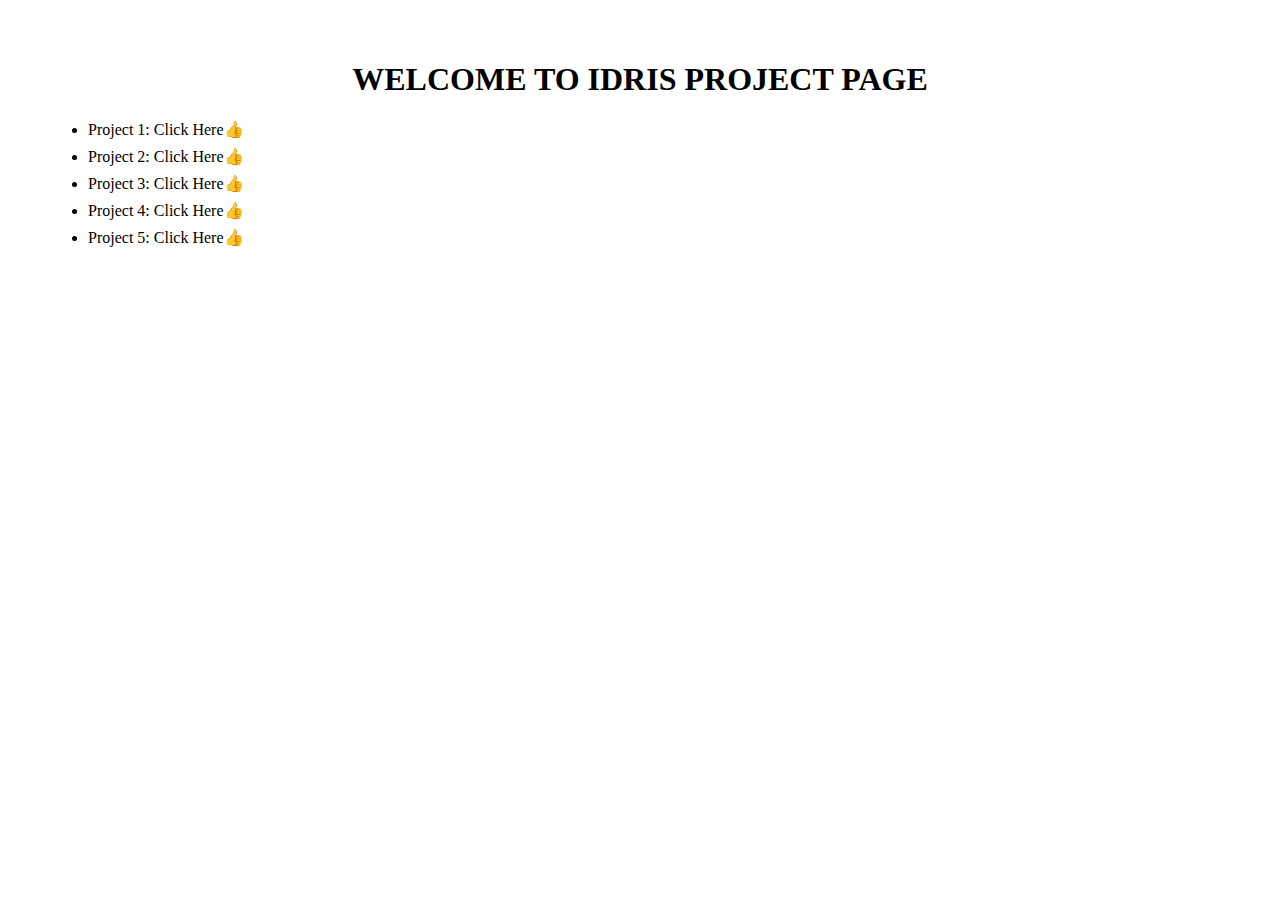
<file: index.html>
<!DOCTYPE html>
<html lang="en">
<head>
    <meta charset="UTF-8">
    <meta name="viewport" content="width=device-width, initial-scale=1.0">
    <title>Document</title>
    <style>
        li{
            margin: 0.5rem;
        }

    </style>
</head>
<body>
    <main style="padding: 2rem;">
        <h1 style="text-align: center;">
            WELCOME TO IDRIS PROJECT PAGE
        </h1>
        <ul>
            <li>
                Project 1: <a href="./news-homepage-main/index.html" style="text-decoration: none; color: black;">Click Here👍</a>
            </li>
            <li>
                Project 2: <a href="./huddle-landing-page-with-curved-sections-master/index.html" style="text-decoration: none; color: black;">Click Here👍</a>
            </li>
            <li>
                Project 3: <a href="./ecommerce-product-page-main/index.html" style="text-decoration: none; color: black;">Click Here👍</a>
            </li>
            <li>
                Project 4: <a href="./social-media-dashboard-with-theme-switcher-master/index.html" style="text-decoration: none; color: black;">Click Here👍</a>
            </li>
            <li>
                Project 5: <a href="./manage-landing-page-master/index.html" style="text-decoration: none; color: black;">Click Here👍</a>
            </li>
        </ul>
    </main>
</body>
</html>
</file>
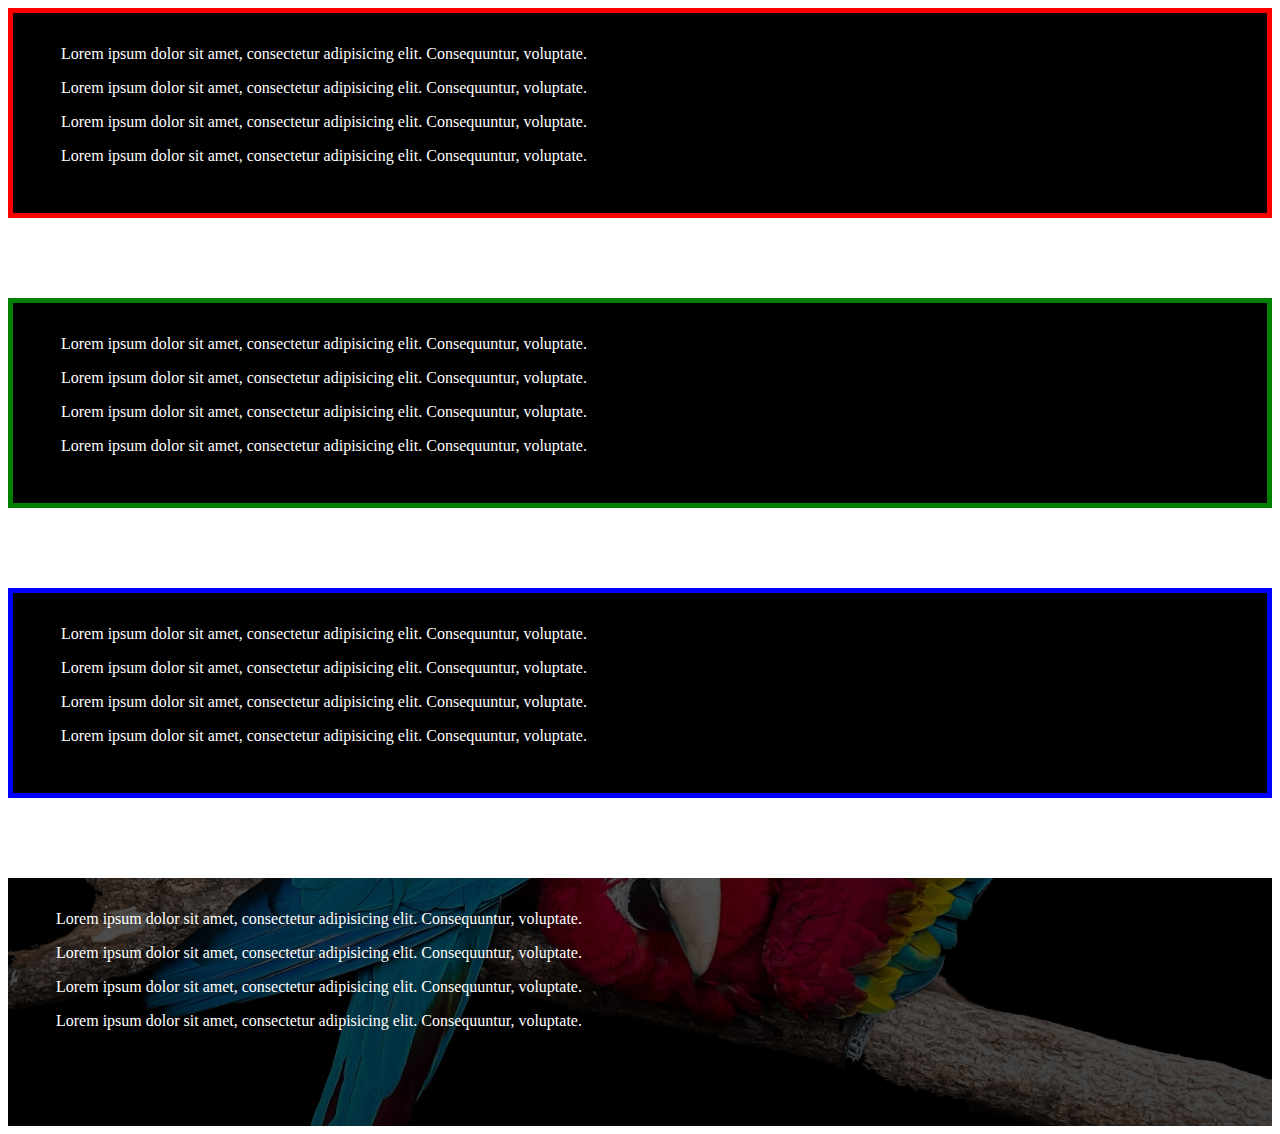
<file: class_assignments/index.html>
<!DOCTYPE html>
<html lang="en">

<head>
    <meta charset="UTF-8">
    <meta name="viewport" content="width=device-width, initial-scale=1.0">
    <title>CSS | Home</title>
    <link href="index.css" rel="stylesheet">
</head>

<body>
    <main id="main_container">
        <section class="section1">
            <p>Lorem ipsum dolor sit amet, consectetur adipisicing elit. Consequuntur, voluptate.</p>
            <p>Lorem ipsum dolor sit amet, consectetur adipisicing elit. Consequuntur, voluptate.</p>
            <p>Lorem ipsum dolor sit amet, consectetur adipisicing elit. Consequuntur, voluptate.</p>
            <p>Lorem ipsum dolor sit amet, consectetur adipisicing elit. Consequuntur, voluptate.</p>
        </section>
        <section class="section2">
            <p>Lorem ipsum dolor sit amet, consectetur adipisicing elit. Consequuntur, voluptate.</p>
            <p>Lorem ipsum dolor sit amet, consectetur adipisicing elit. Consequuntur, voluptate.</p>
            <p>Lorem ipsum dolor sit amet, consectetur adipisicing elit. Consequuntur, voluptate.</p>
            <p>Lorem ipsum dolor sit amet, consectetur adipisicing elit. Consequuntur, voluptate.</p>
        </section>
        <section class="section3">
            <p>Lorem ipsum dolor sit amet, consectetur adipisicing elit. Consequuntur, voluptate.</p>
            <p>Lorem ipsum dolor sit amet, consectetur adipisicing elit. Consequuntur, voluptate.</p>
            <p>Lorem ipsum dolor sit amet, consectetur adipisicing elit. Consequuntur, voluptate.</p>
            <p>Lorem ipsum dolor sit amet, consectetur adipisicing elit. Consequuntur, voluptate.</p>
        </section>
        <section class="section4">
            <p>Lorem ipsum dolor sit amet, consectetur adipisicing elit. Consequuntur, voluptate.</p>
            <p>Lorem ipsum dolor sit amet, consectetur adipisicing elit. Consequuntur, voluptate.</p>
            <p>Lorem ipsum dolor sit amet, consectetur adipisicing elit. Consequuntur, voluptate.</p>
            <p>Lorem ipsum dolor sit amet, consectetur adipisicing elit. Consequuntur, voluptate.</p>
        </section>
    </main>
</body>

</html>
</file>
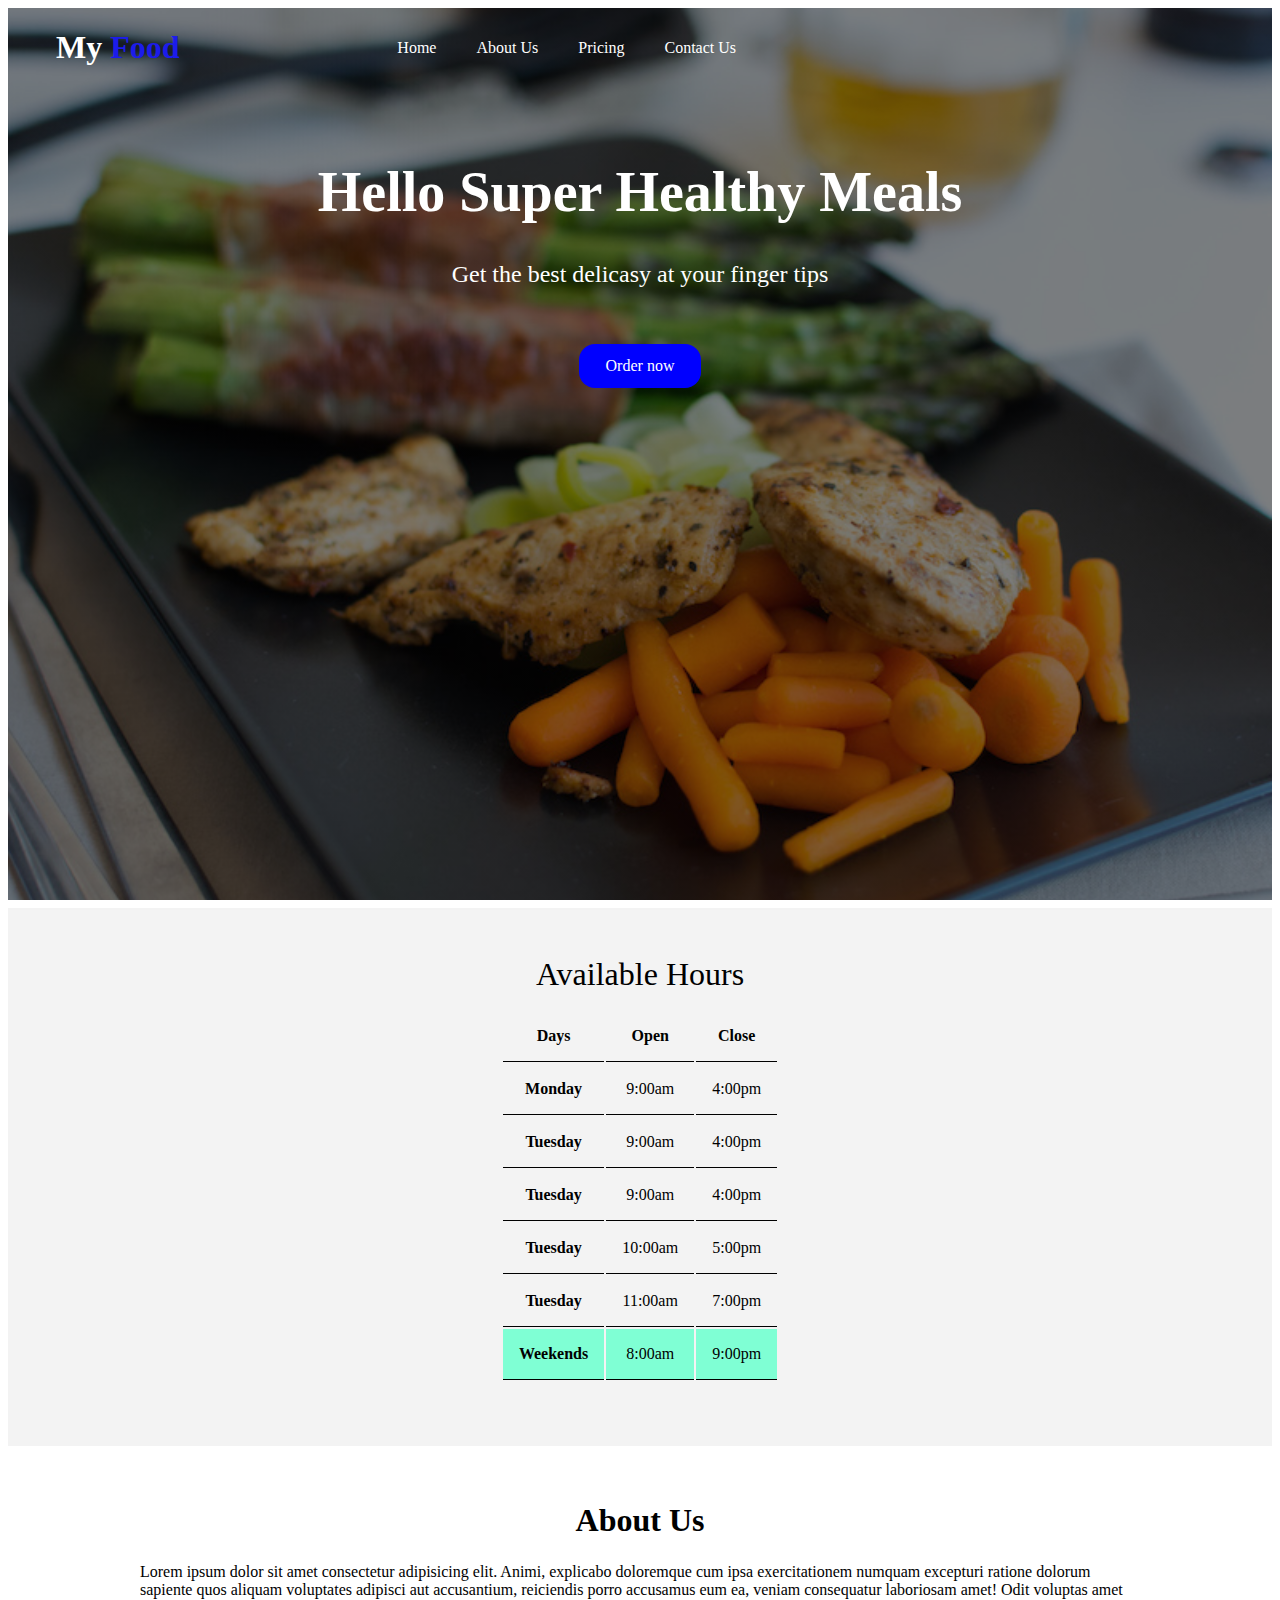
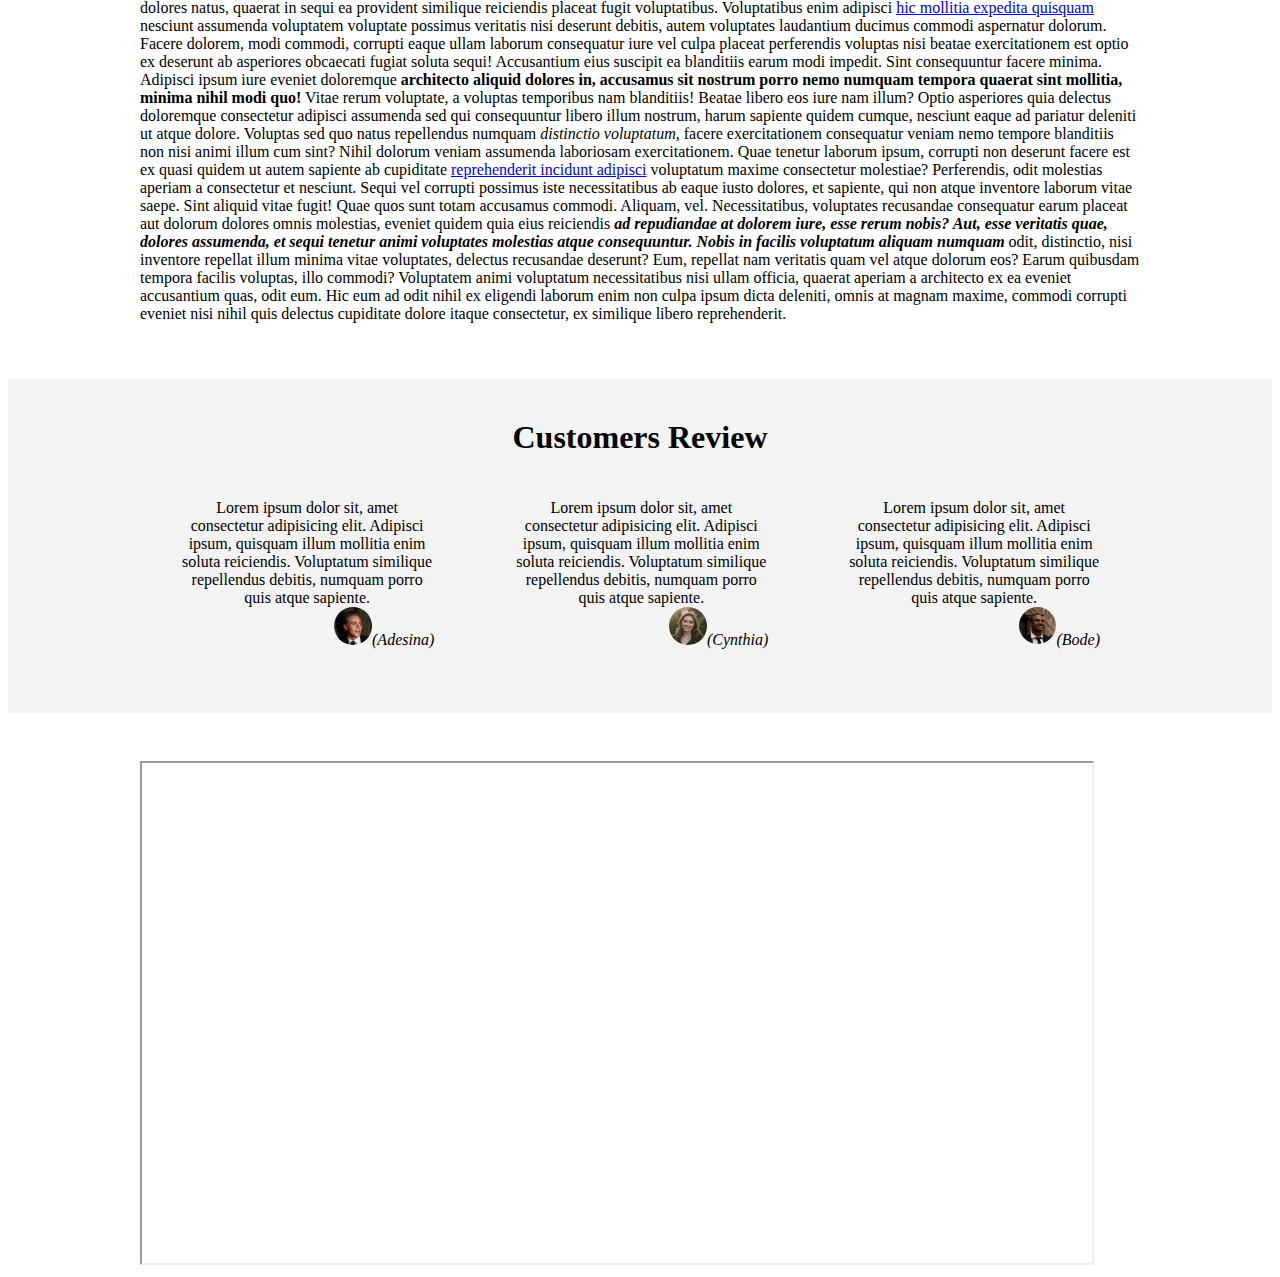
<file: class_one/index.html>
<!DOCTYPE html>
<html lang="en">

<head>
    <meta charset="UTF-8">
    <meta name="viewport" content="width=device-width, initial-scale=1.0">
    <title>Document</title>
    <link href="./project.css" rel="stylesheet" type="text/css">
</head>

<body>
    <header>
        <nav>
            <div class="nav-bar row">
                <h1 class="title" style="text-transform: capitalize; color: white;">My <span
                        style="color: rgb(28, 28, 235);">Food</span>
                </h1>
                <ul class="nav">
                    <li><a href="#">Home</a></li>
                    <li><a href="#">About Us</a></li>
                    <li><a href="#">Pricing</a></li>
                    <li><a href="#">Contact Us</a></li>
                </ul>
            </div>
        </nav>
        <div class="hero-section">
            <h1>
                Hello super healthy meals
            </h1>
            <p>
                Get the best delicasy at your finger tips
            </p>
            <a class="order">Order now</a>
        </div>
    </header>
    <section class="section1">
        <div>
            <table class="table">
                <caption>Available Hours</caption>
                <tr>
                    <th>Days</th>
                    <th>Open</th>
                    <th>Close</th>
                </tr>
                <tr>
                    <th>Monday</th>
                    <td>9:00am</td>
                    <td>4:00pm</td>
                </tr>
                <tr>
                    <th>Tuesday</th>
                    <td>9:00am</td>
                    <td>4:00pm</td>
                </tr>
                <tr>
                    <th>Tuesday</th>
                    <td>9:00am</td>
                    <td>4:00pm</td>
                </tr>
                <tr>
                    <th>Tuesday</th>
                    <td>10:00am</td>
                    <td>5:00pm</td>
                </tr>
                <tr>
                    <th>Tuesday</th>
                    <td>11:00am</td>
                    <td>7:00pm</td>
                </tr>
                <tr>
                    <th>Weekends</th>
                    <td>8:00am</td>
                    <td>9:00pm</td>
                </tr>
            </table>
        </div>
    </section>
    <section class="section2">
        <div class="row">
            <h2 class="about_us">About Us</h2>
            <p>Lorem ipsum dolor sit amet consectetur adipisicing elit. Animi, explicabo doloremque cum ipsa
                exercitationem numquam excepturi ratione dolorum sapiente quos aliquam voluptates adipisci aut
                accusantium, reiciendis porro accusamus eum ea, veniam consequatur laboriosam amet! Odit voluptas amet
                dolores natus, quaerat in sequi ea provident similique reiciendis placeat fugit voluptatibus.
                Voluptatibus enim adipisci <a href="#"> hic mollitia expedita quisquam</a> nesciunt assumenda voluptatem
                voluptate
                possimus veritatis nisi deserunt debitis, autem voluptates laudantium ducimus commodi aspernatur
                dolorum. Facere dolorem, modi commodi, corrupti eaque ullam laborum consequatur iure vel culpa placeat
                perferendis voluptas nisi beatae exercitationem est optio ex deserunt ab asperiores obcaecati fugiat
                soluta sequi! Accusantium eius suscipit ea blanditiis earum modi impedit. Sint consequuntur facere
                minima. Adipisci ipsum iure eveniet doloremque<b> architecto aliquid dolores in, accusamus
                    sit nostrum porro nemo numquam tempora quaerat sint mollitia, minima nihil modi quo!</b> Vitae rerum
                voluptate, a voluptas temporibus nam blanditiis! Beatae libero eos iure nam illum? Optio asperiores quia
                delectus doloremque consectetur adipisci assumenda sed qui consequuntur libero illum nostrum, harum
                sapiente quidem cumque, nesciunt eaque ad pariatur deleniti ut atque dolore. Voluptas sed quo natus
                repellendus numquam <i> distinctio voluptatum,</i> facere exercitationem consequatur veniam nemo
                tempore blanditiis non nisi animi illum cum sint? Nihil dolorum veniam assumenda laboriosam
                exercitationem. Quae tenetur laborum ipsum, corrupti non deserunt facere est ex quasi quidem ut autem
                sapiente ab cupiditate <a href="#"> reprehenderit incidunt adipisci</a> voluptatum maxime consectetur
                molestiae? Perferendis, odit molestias aperiam a consectetur et nesciunt. Sequi vel corrupti possimus
                iste necessitatibus ab eaque iusto dolores, et sapiente, qui non atque inventore
                laborum vitae saepe. Sint aliquid vitae fugit! Quae quos sunt totam accusamus commodi. Aliquam, vel.
                Necessitatibus, voluptates recusandae consequatur earum placeat aut dolorum dolores omnis molestias,
                eveniet quidem quia eius reiciendis <strong><i> ad repudiandae at dolorem iure, esse rerum nobis? Aut,
                        esse
                        veritatis quae, dolores assumenda, et sequi tenetur animi voluptates molestias atque
                        consequuntur. Nobis
                        in facilis voluptatum aliquam numquam</i></strong> odit, distinctio, nisi inventore repellat
                illum minima vitae
                voluptates, delectus recusandae deserunt? Eum, repellat nam veritatis quam vel atque dolorum eos? Earum
                quibusdam tempora facilis voluptas, illo commodi? Voluptatem animi voluptatum necessitatibus nisi ullam
                officia, quaerat aperiam a architecto ex ea eveniet accusantium quas, odit eum. Hic eum ad odit nihil ex
                eligendi laborum enim non culpa ipsum dicta deleniti, omnis at magnam maxime, commodi corrupti
                eveniet nisi nihil quis delectus cupiditate dolore itaque consectetur, ex similique libero
                reprehenderit.</p>
        </div>
    </section>
    <section class="section3">
        <h2>Customers review</h2>
        <div class="quotes row">
            <blockquote>
                Lorem ipsum dolor sit, amet consectetur adipisicing elit. Adipisci ipsum, quisquam illum mollitia enim
                soluta reiciendis.
                Voluptatum similique repellendus debitis, numquam porro quis atque sapiente.
                <cite><img src="./images/realtor-1.jpeg" alt="img1" width="15%"
                        style="border-radius: 50%;">(Adesina)</cite>
            </blockquote>
            <blockquote>
                Lorem ipsum dolor sit, amet consectetur adipisicing elit. Adipisci ipsum, quisquam illum mollitia enim
                soluta reiciendis.
                Voluptatum similique repellendus debitis, numquam porro quis atque sapiente.
                <cite><img src="./images/realtor-2.jpeg" alt="img2" width="15%"
                        style="border-radius: 50%;">(Cynthia)</cite>
            </blockquote>
            <blockquote>
                Lorem ipsum dolor sit, amet consectetur adipisicing elit. Adipisci ipsum, quisquam illum mollitia enim
                soluta reiciendis.
                Voluptatum similique repellendus debitis, numquam porro quis atque sapiente.
                <cite><img src="./images/realtor-3.jpeg" alt="img3" width="15%"
                        style="border-radius: 50%;">(Bode)</cite>
            </blockquote>
        </div>
    </section>
    <section>
        <div class="row" style="padding-top: 3rem;">
            <iframe src="C:\Users\hp\Desktop\frontend_classes\class_one\index.html" title="assignment" height="500px"
                width="950px"></iframe>
        </div>
    </section>
</body>

</html>
</file>
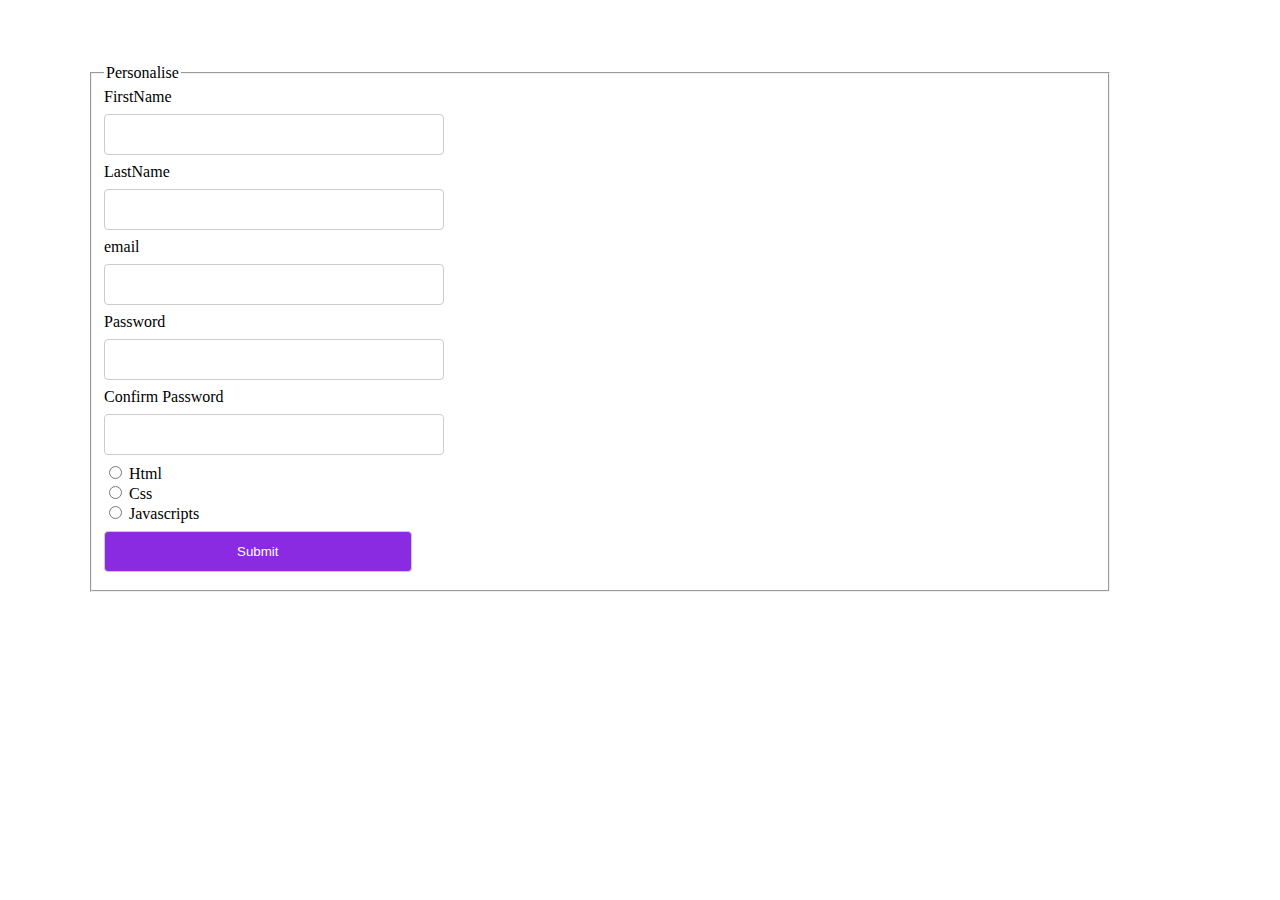
<file: class_two/index.html>
<!DOCTYPE html>
<html lang="en">

<head>
    <meta charset="UTF-8">
    <meta name="viewport" content="width=device-width, initial-scale=1.0">
    <title>Document</title>
    <link href="style.css" rel="stylesheet">
</head>

<body>
    <form>
        <fieldset>
            <legend>Personalise</legend>
            <label for="fname">FirstName</label>
            <br>
            <input type="text" name="fname" class="input">
            <br>
            <label for="lname">LastName</label>
            <br>
            <input type="text" name="lname" class="input">
            <br>
            <label for="email">email</label>
            <br>
            <input type="email" name="email" class="input">
            <br>
            <label>Password</label>
            <br>
            <input type="password" class="input">
            <br>
            <label>Confirm Password</label>
            <br>
            <input type="password" class="input">
            <br>
            <input type="radio" name="html">
            <label for="html">Html</label>
            <br>
            <input type="radio" name="css">
            <label for="css">Css</label>
            <br>
            <input type="radio" name="javascripts">
            <label for="javascripts">Javascripts</label>
            <br>
            <input type="submit" class="submit input">
        </fieldset>
    </form>
</body>

</html>
</file>
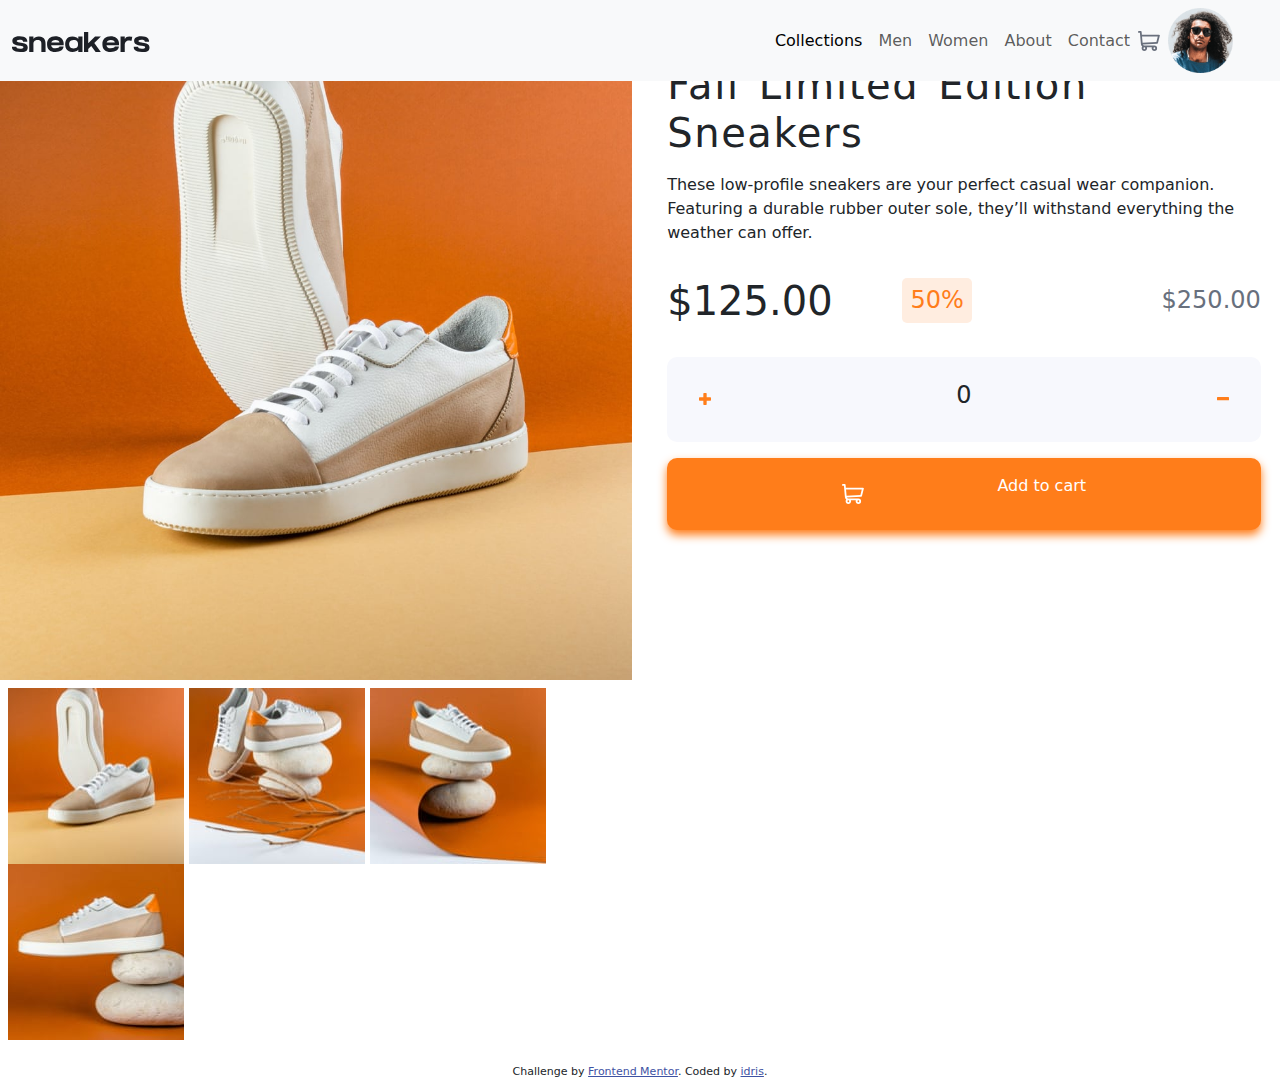
<file: ecommerce-product-page-main/index.html>
<!DOCTYPE html>
<html lang="en">
<head>
  <meta charset="UTF-8">
  <meta name="viewport" content="width=device-width, initial-scale=1.0"> <!-- displays site properly based on user's device -->

  <link rel="icon" type="image/png" sizes="32x32" href="./images/favicon-32x32.png">
  <link rel="stylesheet" href="./css/style.css">
  <link href="https://cdn.jsdelivr.net/npm/bootstrap@5.3.3/dist/css/bootstrap.min.css" rel="stylesheet" integrity="sha384-QWTKZyjpPEjISv5WaRU9OFeRpok6YctnYmDr5pNlyT2bRjXh0JMhjY6hW+ALEwIH" crossorigin="anonymous">
  
  <title>Idris | E-commerce product page</title>

  <!-- Feel free to remove these styles or customise in your own stylesheet 👍 -->
  <style>
    .attribution { font-size: 11px; text-align: center; }
    .attribution a { color: hsl(228, 45%, 44%); }
    .attribution{margin-top: 1rem;}
  </style>
</head>
<body>
  <main>
    <header class="main_header">


      <nav class="navbar navbar-expand-lg bg-body-tertiary fixed-top">
        <div class="container-fluid">
      
      
        <!-- toggle-btn -->
          <button class="navbar-toggler " type="button" data-bs-toggle="offcanvas" data-bs-target="#offcanvasNavbar" aria-controls="offcanvasNavbar" aria-label="Toggle navigation">
            <span class="navbar-toggler-icon"></span>
          </button>
      
        <!-- logo -->
          <a class="navbar-brand" href="#"><img src="./images/logo.svg" alt="logo"></a>
        
      
        <!-- sideBar -->
          <div class="sidebar offcanvas offcanvas-start" tabindex="-1" id="offcanvasNavbar" aria-labelledby="offcanvasNavbarLabel">
            <!-- sideBar Head -->
            <div class="offcanvas-header">
              <h5 class="offcanvas-title" id="offcanvasNavbarLabel"></h5>
              <button type="button" class="btn-close" data-bs-dismiss="offcanvas" aria-label="Close"></button>
            </div>
            <!-- sideBar Body -->
            <div class="offcanvas-body">
      
              <ul class="navbar-nav justify-content-end flex-grow-1">
                <li class="nav-item">
                  <a class="nav-link active" aria-current="page" href="#">Collections</a>
                </li>
                <li class="nav-item">
                  <a class="nav-link" href="#">Men</a>
                </li>
                <li class="nav-item">
                  <a class="nav-link" href="#">Women</a>
                </li>
                <li class="nav-item">
                  <a class="nav-link" href="#">About</a>
                </li>
                <li class="nav-item">
                  <a class="nav-link" href="#">Contact</a>
                </li>
              </ul>
      

            </div>
          </div>
          <div class="avatar">
            <img src="./images/icon-cart.svg" alt="cart">
            <img src="./images/image-avatar.png" alt="profile" class="profile">
          </div>
        </div>
      </nav>
 
    </header>



    <section class="big">

      <section class="mt-5 d-flex flex-column section1">
        <div class="wrapper">
          <div class="swipe">
            <img src="./images/image-product-1.jpg" alt="hero" class="hero">
            <div class="move">
              <div class="previous">
                <img src="./images/icon-previous.svg" alt="previous">
              </div>
              <div class="next">
                <img src="./images/icon-next.svg" alt="next">
              </div>
            </div>
          </div>
        </div>
        <div class="w-100 d-none d-sm-none d-lg-block p-2">
          <img src="./images/image-product-1-thumbnail.jpg" alt="">
          <img src="./images/image-product-2-thumbnail.jpg" alt="">
          <img src="./images/image-product-3-thumbnail.jpg" alt="">
          <img src="./images/image-product-4-thumbnail.jpg" alt="">
        </div>
      </section>
    
    
      <section class="section2">
        <div class="wrapper second">
          <div class="description">
            <h4>SNEAKER COMPANY</h4>
            <h1> Fall Limited Edition Sneakers</h1>
            <p>
              These low-profile sneakers are your perfect casual wear companion. Featuring a 
              durable rubber outer sole, they’ll withstand everything the weather can offer.
            </p>
          </div>
          <div class="price">
            <h1> $125.00</h1>
            <h4 class="discount">50%</h4>
            <h4 class="slashed">$250.00</h4>
          </div>
          <div class="quantity">
            <img src="./images/icon-plus.svg" alt="plus">
            <h4>0</h4>
            <img src="./images/icon-minus.svg" alt="minus">
          </div>
          <div class="cta">
            <div class="cart">
              <img src="./images/icon-cart1.svg" alt="cart">
            </div>
            <p>Add to cart</p>
          </div>
        </div>
      </section>

    </section>
  
  </main>
 
  


  
  
  <div class="attribution">
    Challenge by <a href="https://www.frontendmentor.io?ref=challenge" target="_blank">Frontend Mentor</a>. 
    Coded by <a href="#">idris</a>.
  </div>

  <script src="https://cdn.jsdelivr.net/npm/bootstrap@5.3.3/dist/js/bootstrap.bundle.min.js" integrity="sha384-YvpcrYf0tY3lHB60NNkmXc5s9fDVZLESaAA55NDzOxhy9GkcIdslK1eN7N6jIeHz" crossorigin="anonymous"></script>
</body>
</html>
</file>
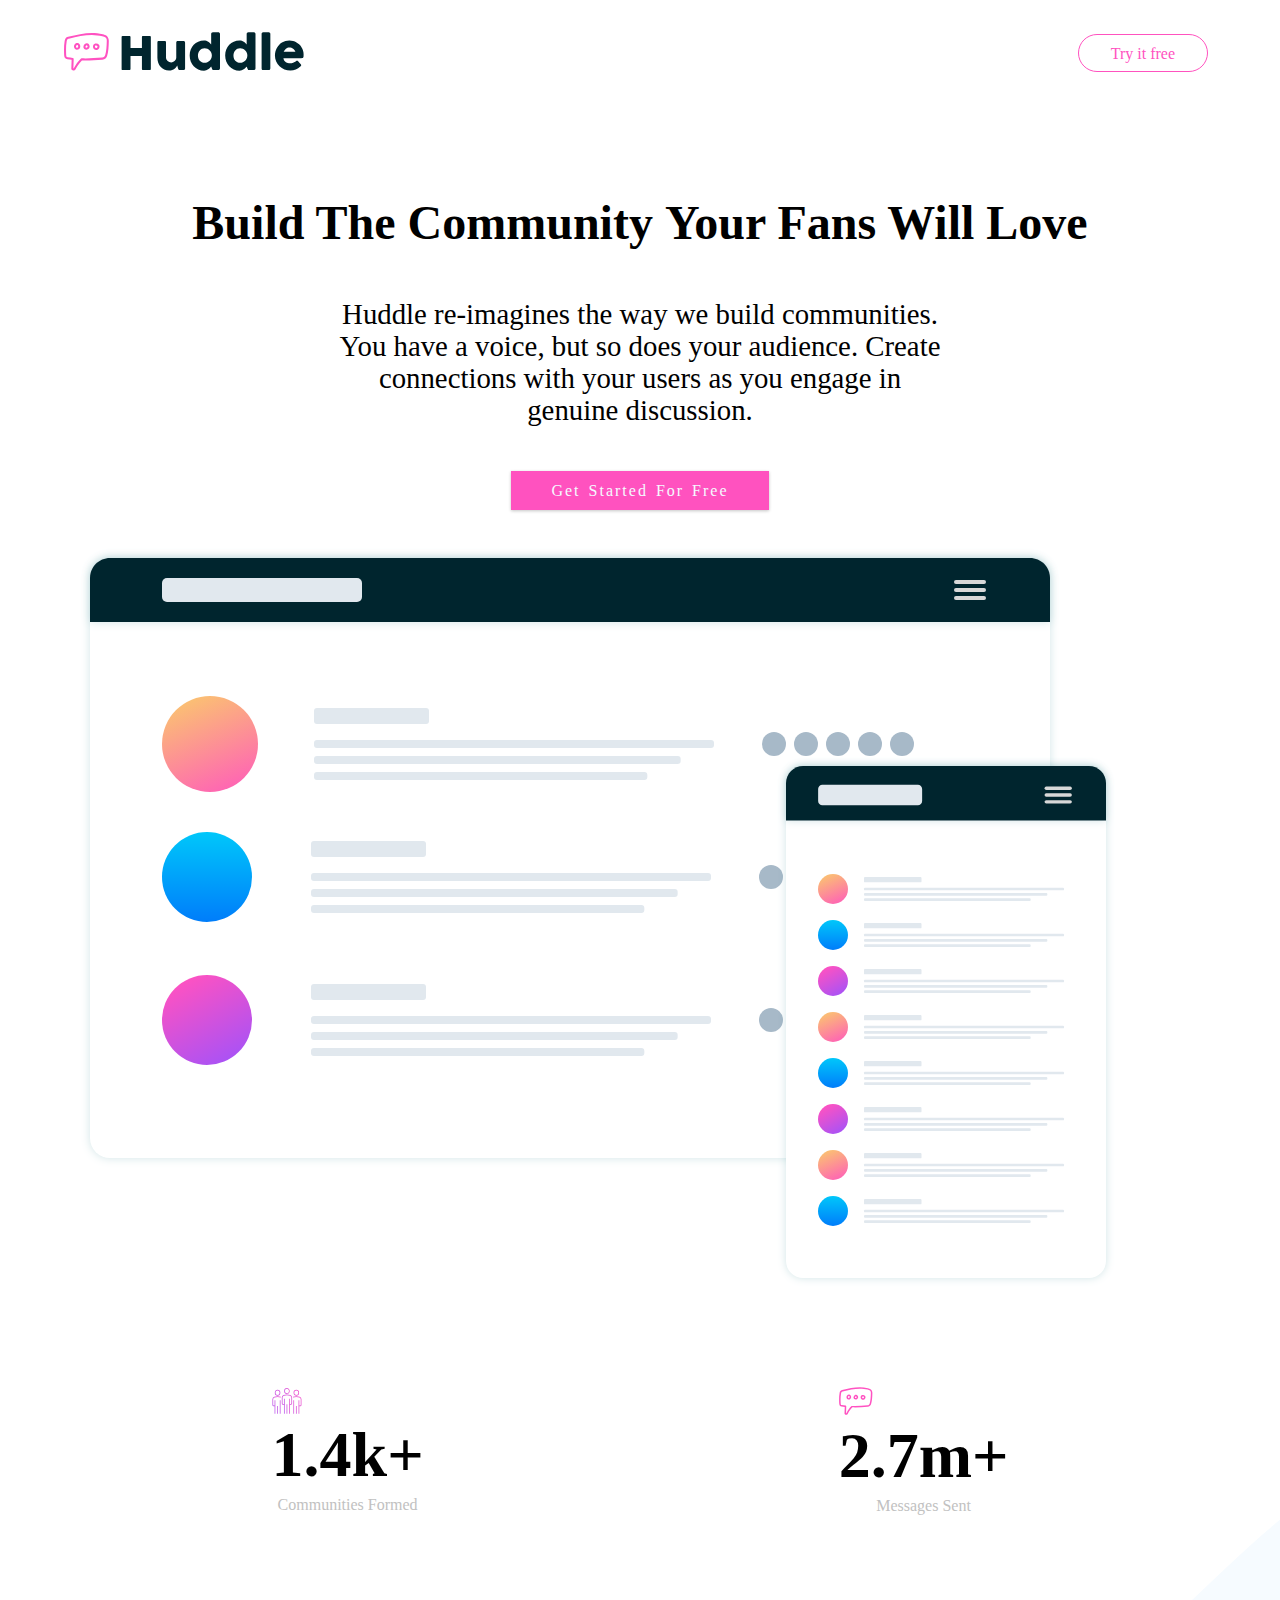
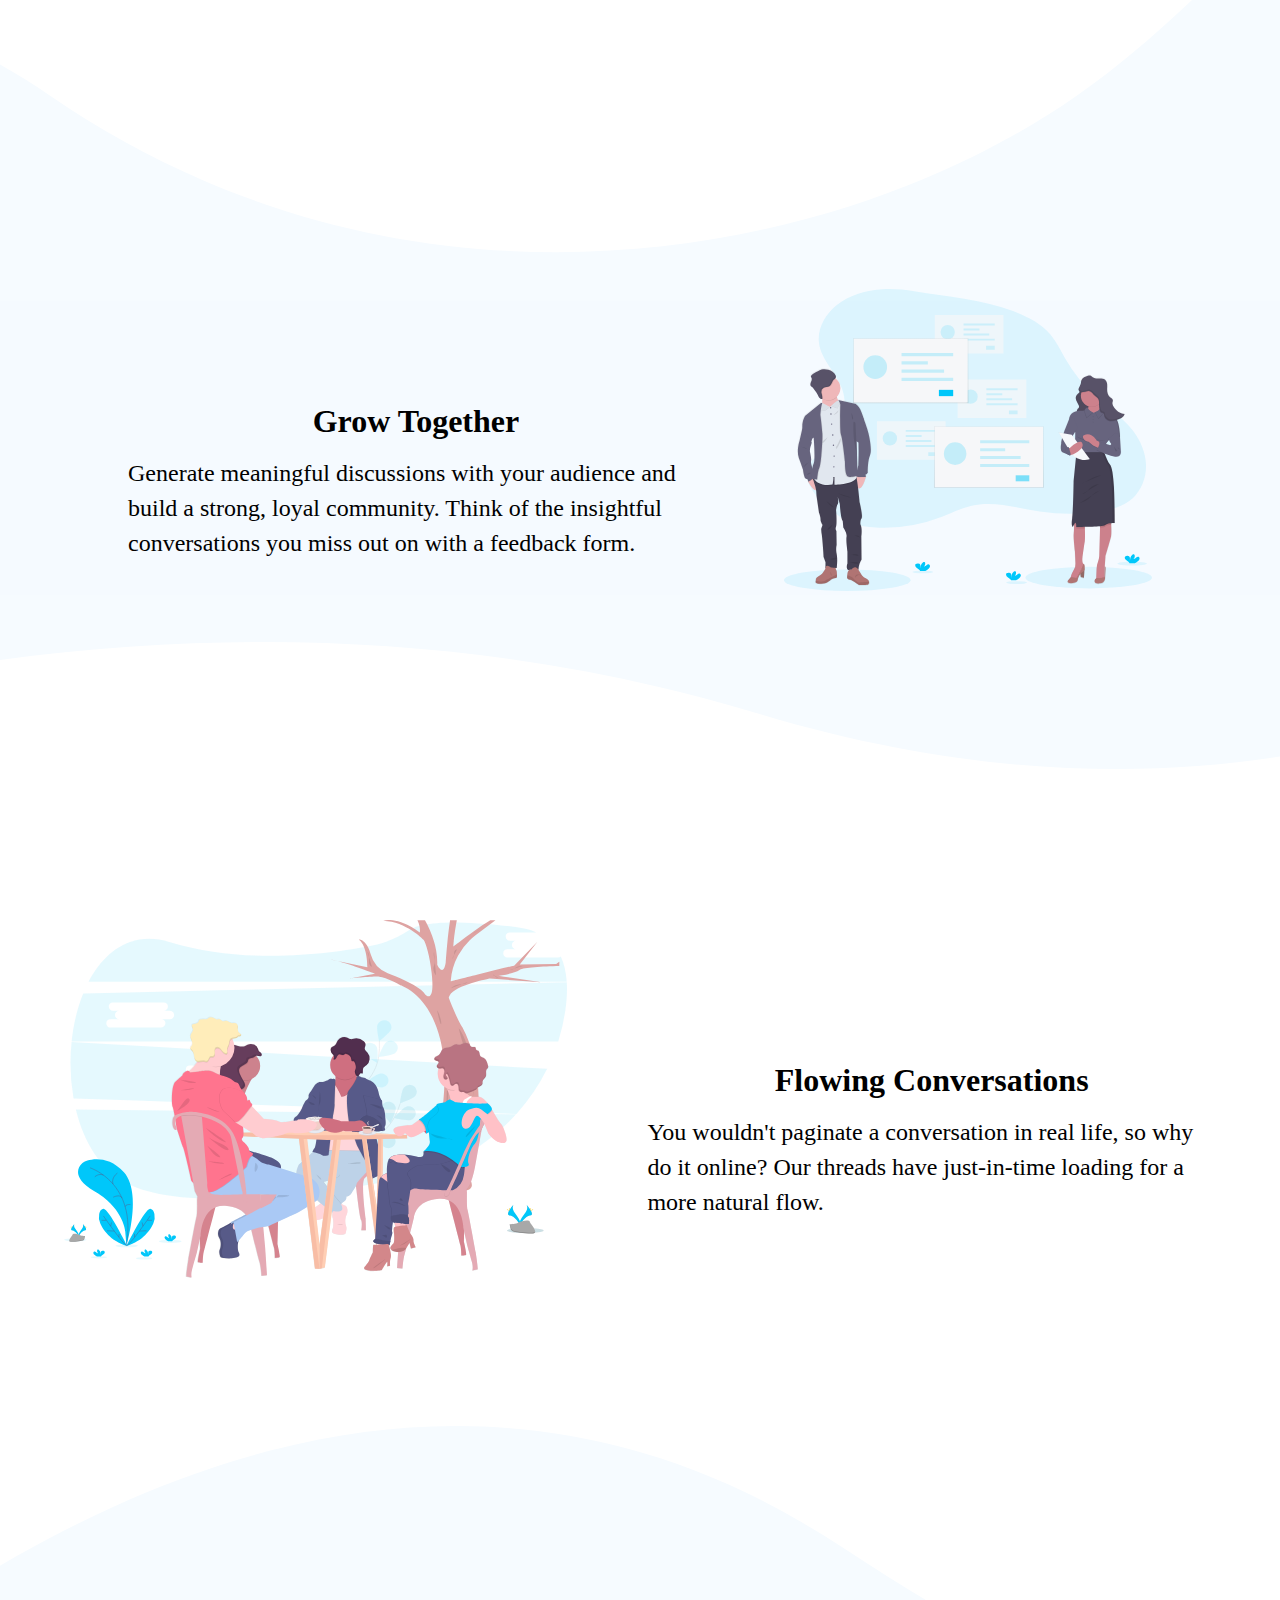
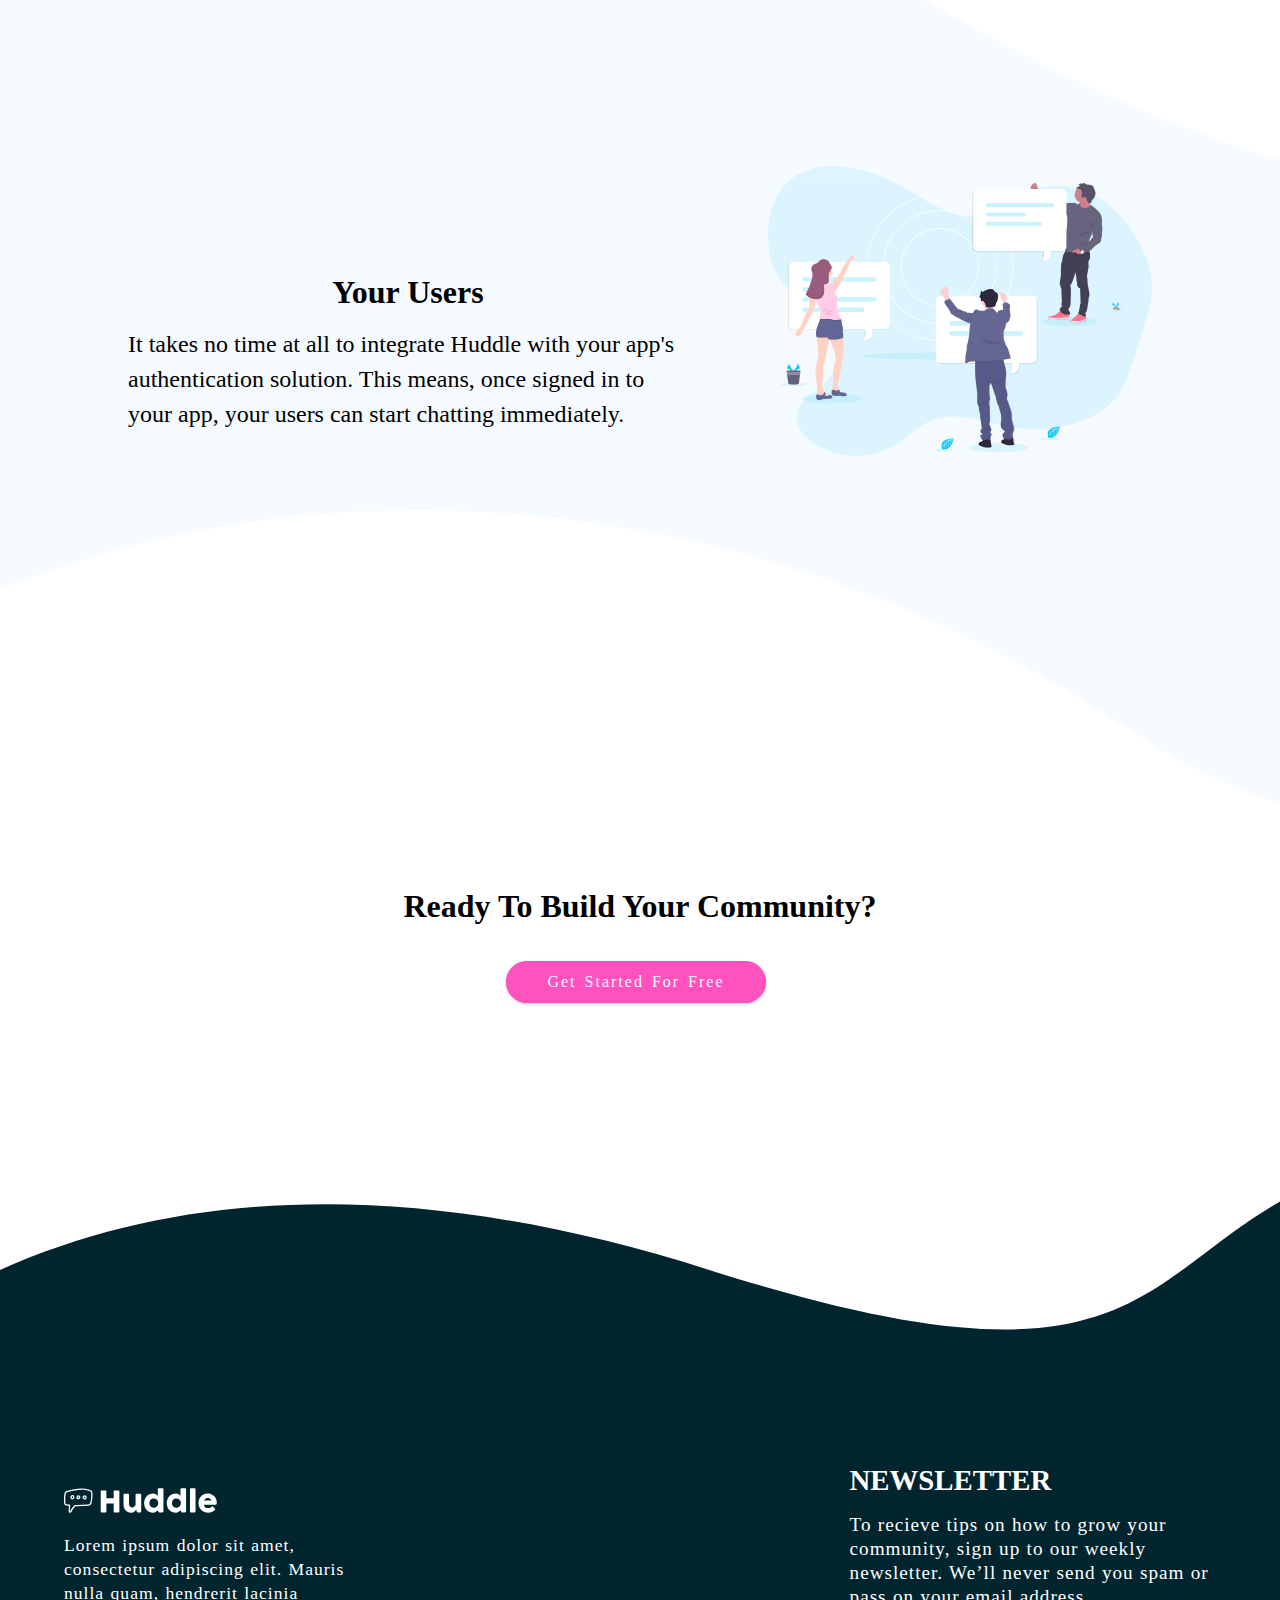
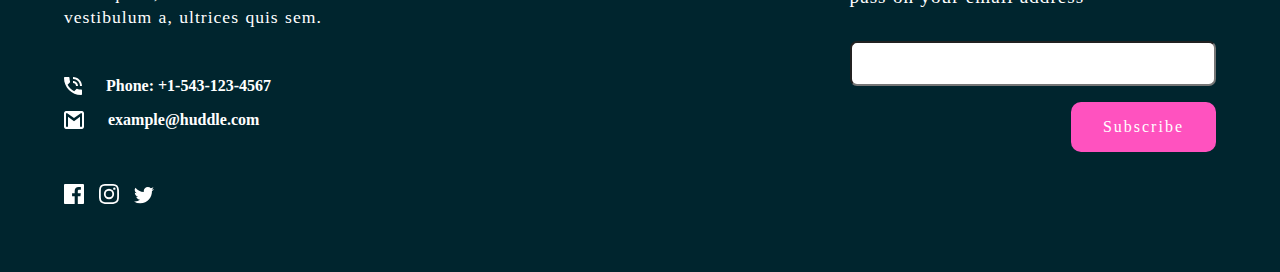
<file: huddle-landing-page-with-curved-sections-master/index.html>
<!DOCTYPE html>
<html lang="en">
<head>
  <meta charset="UTF-8">
  <meta name="viewport" content="width=device-width, initial-scale=1.0"> <!-- displays site properly based on user's device -->

  <link rel="icon" type="image/png" sizes="32x32" href="./images/favicon-32x32.png">
  <link rel="stylesheet" href="./css/style.css">
  
  <title>Idris | Huddle landing page with curved sections</title>
</head>
<body>

  <main class=>
    <section class="main_class">
      <header class="main_header row">
          <div class="logo">
            <img src="./images/logo.svg" alt="logo">
          </div>

          <div class="cta">
            <a href="#">Try it free</a>
          </div>




      </header>
      <section>
        <div class="first row">
          <h2>
            Build The Community  <span class="sub_heading">Your Fans Will Love</span>
          </h2>
  
          <p>
            Huddle re-imagines the way we build communities. You have a voice, but so does 
            your audience. Create connections with your users as you engage in genuine discussion. 
          </p>
  
  
          <div class="callTo">
            <a href="#">Get Started For Free</a>
          </div>
  
        </div>
      </section>
      <section>
        <div class="second row">


          <div class="screen">
           <img src="./images/screen-mockups.svg" alt="">
          </div>
   
   
          <div class="conversation">
   
               <div class="community">
                 <img src="./images/icon-communities.svg" alt="">
                 <div>
                   <h1>1.4k+</h1>
                   <p>Communities Formed</p>
                 </div>
               </div>
   
               <div class="message">
                 <img src="./images/icon-messages.svg" alt="">
                 <div>
                   <h1>2.7m+</h1>
                   <p>Messages Sent</p>
                 </div>
               </div>
          </div>
   
         </div>
      </section>
      <section class="third_section">
        <img src="./images/bg-section-top-mobile-1.svg" alt="" class="section-top-mobile-1">
        <div class="background">
          <div class="third row">

            <div>
              <img src="./images/illustration-grow-together.svg" alt="">
            </div>
            <div class="growtogether">
              <h3> Grow Together</h3>
              <p>Generate meaningful discussions with your audience and build a strong, loyal community. 
                Think of the insightful conversations you miss out on with a feedback form. 
              </p>
            </div>
            

        </div>
        </div>
        <img src="./images/bg-section-bottom-mobile-1.svg" alt="" class="section-bottom-mobile-1">
      </section>
      <section>
        <div class="fouth row">

          <div>
            <img src="./images/illustration-flowing-conversation.svg" alt="">
          </div>
          <div class="FlowingConversations">
            <h3>Flowing Conversations</h3>
            <p>You wouldn't paginate a conversation in real life, so why do it online? Our threads have 
              just-in-time loading for a more natural flow.
            </p>
          </div>
          
    </div>
      </section>
      <section class=".fifth_section">
        <img src="./images/bg-section-top-mobile-2.svg" alt="" class="top-mobile-2">
        <div class="background">
  
              <div class="fifth row">
                <div>
                  <img src="./images/illustration-your-users.svg" alt="">
                </div>
                <div class="YourUsers">
                  <h3> Your Users</h3>
                  <p>It takes no time at all to integrate Huddle with your app's authentication solution. This means, 
                    once signed in to your app, your users can start chatting immediately.
                  </p>
                </div>
              </div>
               
        </div>
        <img src="./images/bg-section-bottom-mobile-2.svg" alt="" class="bottom-mobile-2">
      </section>
      <section>
        <div class="last row">

          <h2>
            Ready To Build Your Community?
          </h2>
          <div class="cta">
            <a href="#">Get Started For Free</a>
          </div>
    
        </div>
      </section>
    </section>
    <img src="./images/bg-footer-top-mobile.svg" alt="" class="footer-top-mobile">
    <footer>
      <div class="mainfooter row">
        <div class="newsletter">
          <h3>Newsletter</h3>
          <p>To recieve tips on how to grow your community, sign up to our weekly newsletter. We’ll never 
            send you spam or pass on your email address
          </p>
          <div class="subscribe">
            <input type="text" name="" id="">
            <a href="#">Subscribe</a>
          </div>
        </div>
        <div class="subfooter">
          <img src="./images/logo_white.svg" alt="footerlogo" class="footerlogo">
          <p>Lorem ipsum dolor sit amet, consectetur adipiscing elit. Mauris nulla quam, hendrerit lacinia 
            vestibulum a, ultrices quis sem.
          </p>
          <div class="contact">
            <div class="phone">
              <img src="./images/icon-phone.svg" alt="">
              <h4>Phone: +1-543-123-4567</h4>
            </div>
            <div class="email">
              <img src="./images/icon-email.svg" alt="">
              <h4>example@huddle.com</h4>
            </div>
          </div>
        </div>
      </div>
      <div class="social_icon row">
        <a href=""><img src="./images/icon-facebook.svg" alt=""  class="facebook"></a>
        <a href=""><img src="./images/icon-instagram.svg" alt="instagram" class="instagram"></a>
        <a href=""><img src="./images/icon-twitter.svg" alt="twitter" class="twitter"></a>
      </div>
    </footer>
  </main>
</body>
</html>
</file>
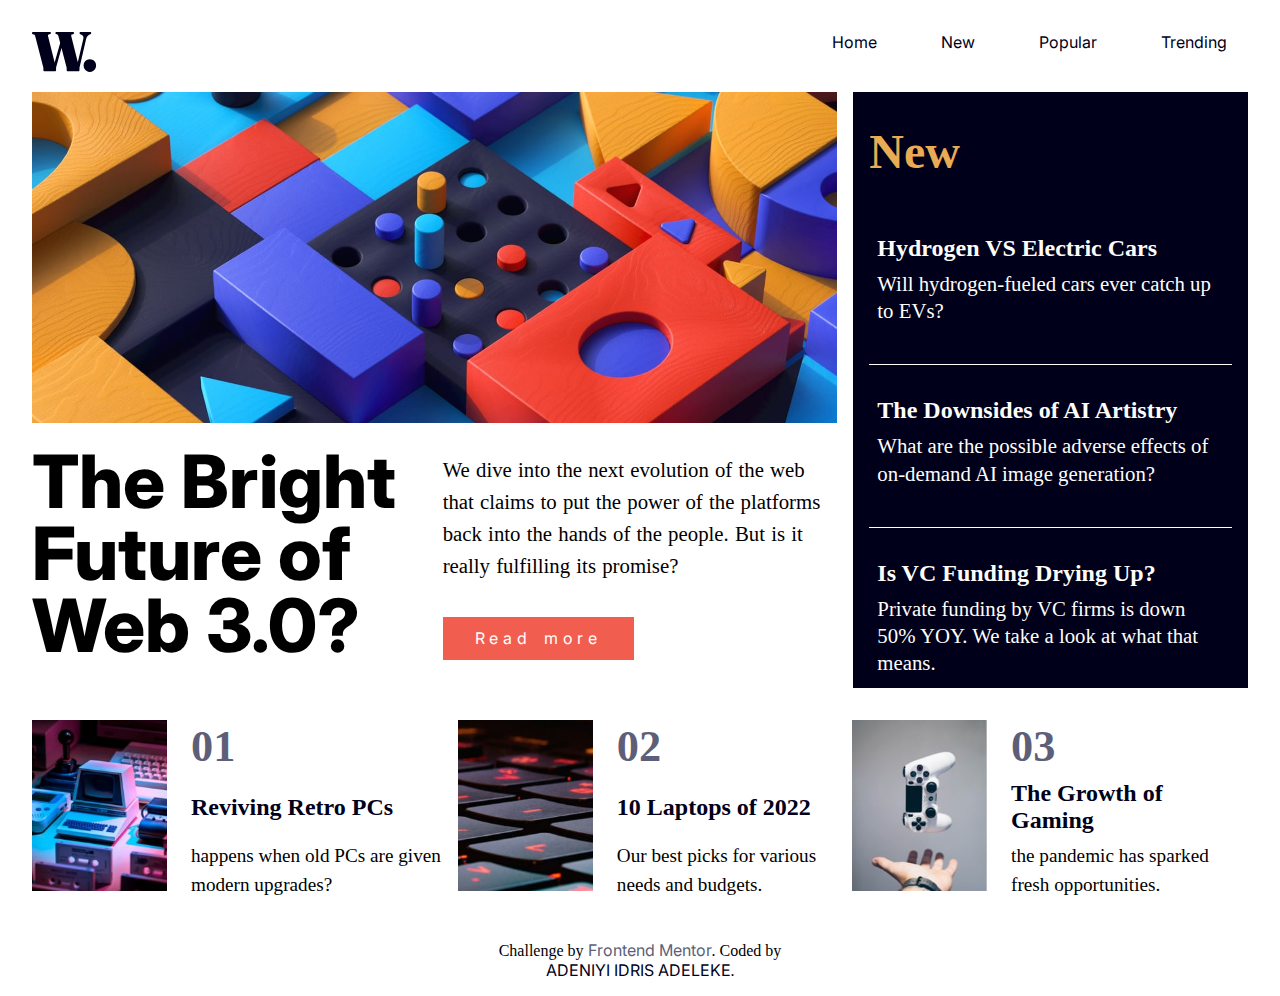
<file: news-homepage-main/index.html>
<!DOCTYPE html>
<html lang="en">

<head>
  <meta charset="UTF-8">
  <meta name="viewport" content="width=device-width, initial-scale=1.0">
  <link rel="stylesheet" href="./css/style.css">
  <title>Idris | Homepage</title>
</head>

<body>
  <main class="main_wrapper row">





    <header class="main_header">
      <div>
        <img src="./assets/images/logo.svg" alt="logo">
      </div>
      <input type="checkbox" name="menuButton" id="input">
      <nav class="nav_bar">
        <ul class="nav_list">
          <li class="navmenu"><a href="#" class="navitems">Home</a></li>
          <li class="navmenu"><a href="#" class="navitems">New</a></li>
          <li class="navmenu"><a href="#" class="navitems">Popular</a></li>
          <li class="navmenu"><a href="#" class="navitems">Trending</a></li>
          <li class="navmenu"><a href="#" class="navitems">Categories</a></li>
        </ul>
      </nav>
      <div class="menuContainer">
        <label for="input" class="menuButton">
          <span class="hamburger">

          </span>
        </label>
      </div>
    </header>




    <section class="hero-section ">
        
          <div class="hero-pics">
            <img src="./assets/images/image-web-3-mobile.jpg" alt="img1" class="web_2">
            <img src="./assets/images/image-web-3-desktop.jpg" alt="img2" class="web_3">
          </div>


          
            
            <div class="main-text">
              <h1>
                The Bright Future of Web 3.0?
              </h1>
            </div>


            <div class="subText">
              <p>
                We dive into the next evolution of the web
                that claims to put the power of the platforms back into the hands of the people.
                But is it really fulfilling its promise?
              </p>
              <a href="#" class="link">Read more</a>
            </div>
        
          
    


          <div class="section2">
            <div class="features_head">
              <h2> New </h2>
            </div>
            <div class="wrapper2 ">
              <div class="features">
                <h4>Hydrogen VS Electric Cars</h4>
                <p>Will hydrogen-fueled cars ever catch up to EVs?</p>
              </div>
              <div class="features">
                <h4>The Downsides of AI Artistry</h4>
                <p>What are the possible adverse effects of on-demand AI image generation?</p>
              </div>
              <div class="features">
                <h4>Is VC Funding Drying Up?</h4>
                <p>Private funding by VC firms is down 50% YOY. We take a look at what that means.</p>
              </div>
            </div>
          </div>
  

    </section>

    <div class="about">

      <div class="about1">
        <div>
          <img src="./assets/images/image-retro-pcs.jpg" class="web-2">
        </div>
        <div class="info">
          <div class="num">
            <h2>01</h2>
          </div>
          <div class="title">
            <h4>Reviving Retro PCs</h4>
          </div>
          <div class="message">
            <p>happens when old PCs are given modern upgrades?</p>
          </div>
        </div>
      </div>


      <div class="about2">
        <div>
          <img src="./assets/images/image-top-laptops.jpg" class="web-2">
        </div>
        <div class="info">
          <div class="num">
            <h2>02</h2>
          </div>
          <div class="title">
            <h4>10 Laptops of 2022</h4>
          </div>
          <div class="message">
            <p>Our best picks for various needs and budgets.</p>
          </div>
        </div>
      </div>



      <div class="about3">
        <div>
          <img src="./assets/images/image-gaming-growth.jpg" class="web-2">
        </div>
        <div class="info">
          <div class="num">
            <h2>03</h2>
          </div>
          <div class="title">
            <h4>The Growth of Gaming</h4>
          </div>
          <div class="message">
            <p>the pandemic has sparked fresh opportunities.</p>
          </div>
        </div>
      </div>


    </div>




    





    <div class="attribution row">
      <p>
        Challenge by <a href="https://www.frontendmentor.io?ref=challenge" target="_blank">Frontend Mentor</a>.
        Coded by <br> <a href="#" class="idris">Adeniyi Idris Adeleke</a>.
      </p>
    </div>
  </main>
</body>

</html>
</file>
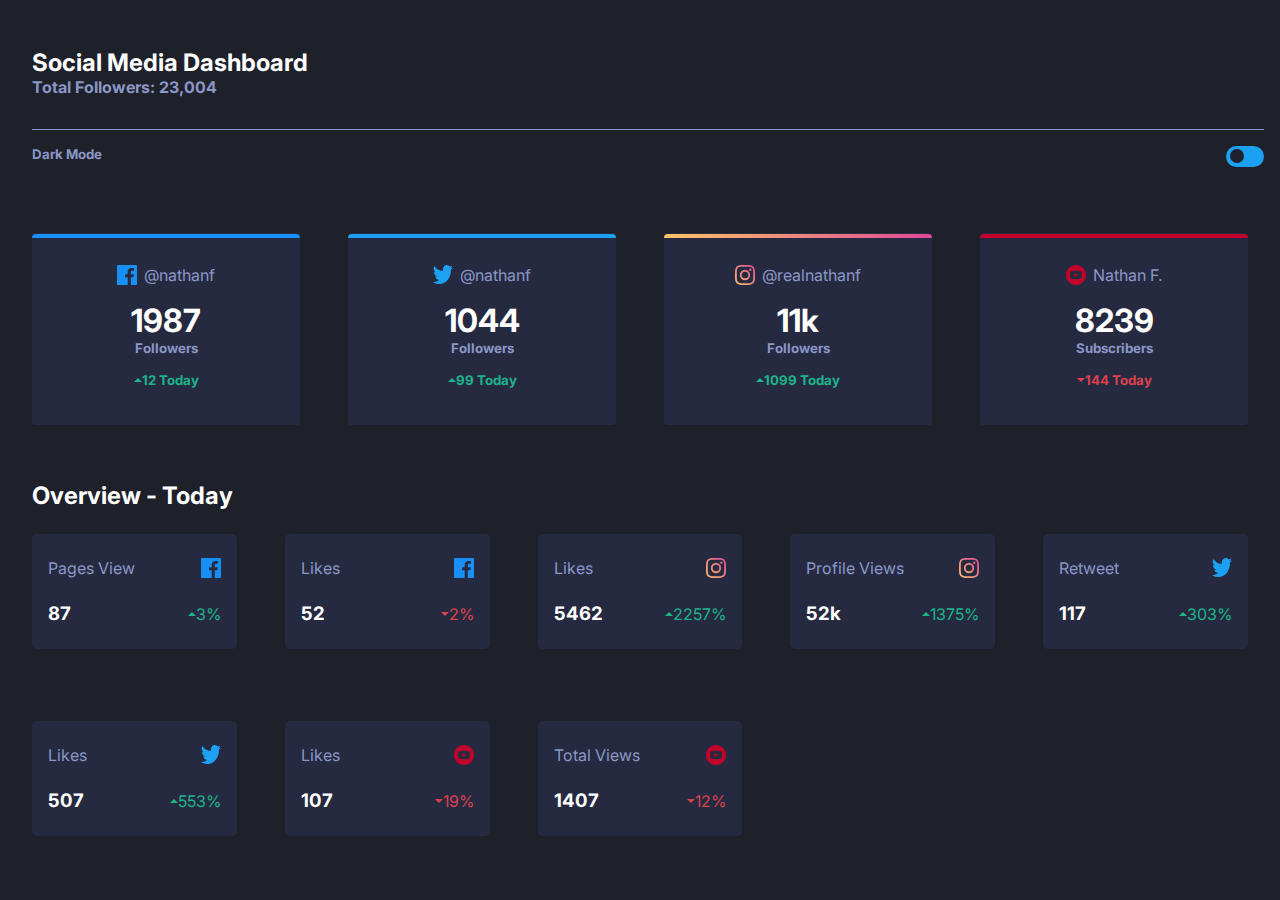
<file: social-media-dashboard-with-theme-switcher-master/index.html>
<!DOCTYPE html>
<html lang="en">
<head>
  <meta charset="UTF-8">
  <meta name="viewport" content="width=device-width, initial-scale=1.0"> <!-- displays site properly based on user's device -->

  <link rel="icon" type="image/png" sizes="32x32" href="./images/favicon-32x32.png">
  <link rel="stylesheet" href="./css/style.css">
  
  <title>Frontend Mentor | [Challenge Name Here]</title>

  <!-- Feel free to remove these styles or customise in your own stylesheet 👍 -->
  <style>
    .attribution { font-size: 11px; text-align: center; }
    .attribution a { color: hsl(228, 45%, 44%); }
  </style>
</head>
<body>
  <main class="row">
    <header class="main_header">
      <h2>
        Social Media Dashboard
      </h2>
      <h4>
        Total Followers: 23,004
      </h4>
      <div class="mode">
        <h5>
          Dark Mode
        </h5>
        <label  class="switch">
          <input type="checkbox" name="" id="">
          <span class="slider">

          </span>
        </label>
      </div>
    </header>

    <section>
      <div class="upper row card">
       
        <div class="socials first">
          
            <div class="wo socials_heading">
              <img src="./images/icon-facebook.svg" alt="facebook_icon">
              <p>@nathanf</p>
            </div>
          
           <div class="follower">
            <h1> 1987 </h1>
            <h5> Followers</h5>
           </div>
         
            <div class="mo">
              <img src="./images/icon-up.svg" alt="">
              <h5 class="up">12 Today</h5>
            </div>
            
        </div>


        <div class="socials second">
          <div class="wo socials_heading">
          <img src="./images/icon-twitter.svg" alt="">
          <p>@nathanf</p>
          </div>
          <div class="follower">
            <h1>  1044 </h1>
            <h5> Followers</h5>
          </div>
          <div class="mo">
            <img src="./images/icon-up.svg" alt="">
            <h5 class="up">99 Today</h5>
          </div>
        </div>


        <div class="socials third">
          <div class="wo socials_heading">
          <img src="./images/icon-instagram.svg" alt="">
          <p>@realnathanf</p>
          </div>
          <div class="follower">
            <h1> 11k </h1>
            <h5>Followers</h5>
          </div>
          <div class="mo">
            <img src="./images/icon-up.svg" alt="">
            <h5 class="up">1099 Today</h5>
          </div>
        </div>


        <div class="socials fouth">
          <div class="wo socials_heading">
            <img src="./images/icon-youtube.svg" alt="">
            <p>Nathan F.</p>
          </div>
          <div class="follower">
            <h1> 8239 </h1>
            <h5> Subscribers</h5>
          </div>
            <div class="mo">
              <img src="./images/icon-down.svg" alt="">
              <h5 class="down">144 Today</h5>
            </div>
          
        </div>
      </div>
    </section>
      




    <section>

      <h2 class="sub_heading row">
        Overview - Today
      </h2>

      <div class="lower row card2">
        
        <div class="sub_socials">
          <div class="info">
            <p>Pages View</p>
            <img src="./images/icon-facebook.svg" alt="">
          </div>
          <div class="rating">
            <h3>87</h3>
            <div class="indicator">
            <img src="./images/icon-up.svg" alt="up">
            <p class="up">3%</p>
            </div>
          </div>
        </div>


        <div class="sub_socials">
          <div class="info">
            <p>
              Likes
            </p>
            <img src="./images/icon-facebook.svg" alt="">
          </div>
          <div class="rating">
            <h3>52</h3>
            <div class="indicator">
              <img src="./images/icon-down.svg" alt="down">
              <p class="down">2%</p>
            </div>
          </div>
        </div>


        <div class="sub_socials">
          <div class="info">
            <p>Likes</p>
            <img src="./images/icon-instagram.svg" alt="">
          </div>
          <div class="rating">
            <h3>5462</h3>
            <div class="indicator">
              <img src="./images/icon-up.svg" alt="up">
              <p class="up">2257%</p>
            </div>
          </div>
        </div>


        <div class="sub_socials">
          <div class="info">
            <p>Profile Views</p>
            <img src="./images/icon-instagram.svg" alt="">
          </div>
          <div class="rating">
            <h3>52k</h3>
            <div class="indicator">
              <img src="./images/icon-up.svg" alt="up">
              <p class="up">1375%</p>
            </div>
          </div>
        </div>


        <div class="sub_socials">
          <div class="info">
            <p>
              Retweet
            </p>
            <img src="./images/icon-twitter.svg" alt="">
          </div>
          <div class="rating">
            <h3>117</h3>
            <div class="indicator">
              <img src="./images/icon-up.svg" alt="up">
              <p class="up">303%</p>
            </div>
          </div>
        </div>


        <div class="sub_socials">
          <div class="info">
            <p>
              Likes
            </p>
            <img src="./images/icon-twitter.svg" alt="">
          </div>
          <div class="rating">
            <h3>507</h3>
            <div class="indicator">
              <img src="./images/icon-up.svg" alt="up">
              <p class="up">553%</p>
            </div>
          </div>
        </div>


        <div class="sub_socials">
          <div class="info">
            <p>
              Likes
            </p>
            <img src="./images/icon-youtube.svg" alt="">
          </div>
          <div class="rating">
            <h3>107</h3>
            <div class="indicator">
              <img src="./images/icon-down.svg" alt="down">
              <p class="down">19%</p>
            </div>
          </div>
        </div>


        <div class="sub_socials">
          <div class="info">
            <p>
              Total Views
            </p>
            <img src="./images/icon-youtube.svg" alt="">
          </div>
          <div class="rating">
            <h3>1407</h3>
            <div class="indicator">
              <img src="./images/icon-down.svg" alt="down">
              <p class="down">12%</p>
            </div>
          </div>
        </div>
      </div>
    </section>


  </main>
</body>
</html>
</file>
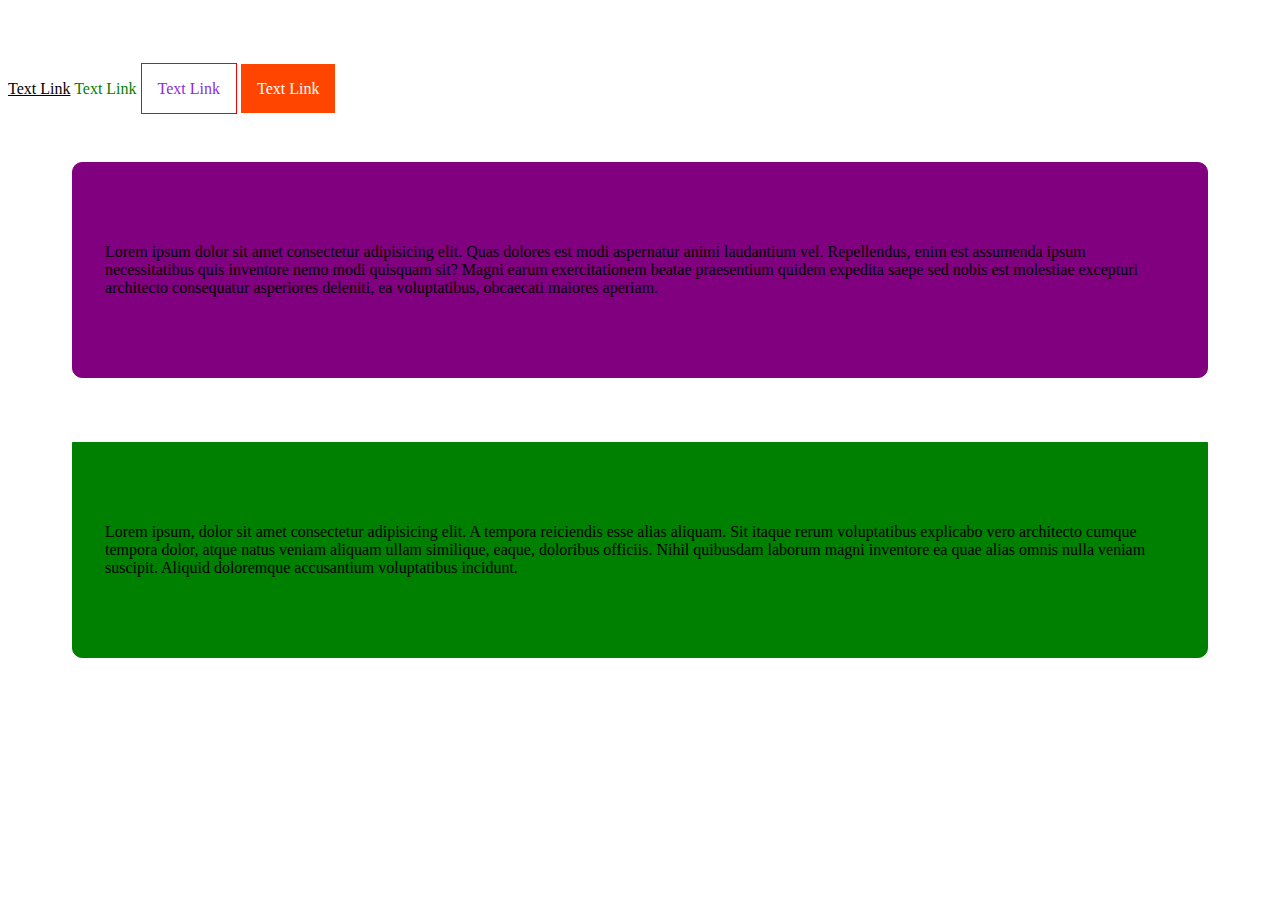
<file: class_assignments/class_work/index.html>
<!DOCTYPE html>
<html lang="en">

<head>
    <meta charset="UTF-8">
    <meta name="viewport" content="width=device-width, initial-scale=1.0">
    <link rel="stylesheet" href="./style.css">
    <title>Document</title>
</head>

<body>

    <main style="margin-top:5rem ;">
        <!--
        <h1>WELCOME TO MY PAGE</h1>
        <div>
            <h2 class="heading">
                ANOTHER PAGE
            </h2>
        </div>
  -->
        <a href="#" style="color: black;">Text Link</a>
        <a href="#" style="color: green; text-decoration: none;">Text Link</a>
        <a href="#" style="border: 1px solid red; padding: 1rem; text-decoration: none; color: blueviolet;">Text Link</a>
        <a href="#" style="color: white; background-color: orangered;padding: 1rem; text-decoration: none;">Text Link</a>
    </main>

    <section>
        <div class="rounded1">
            Lorem ipsum dolor sit amet consectetur adipisicing elit. Quas dolores est modi aspernatur animi laudantium vel. Repellendus, enim est assumenda ipsum necessitatibus quis inventore nemo modi quisquam sit? Magni earum exercitationem beatae praesentium quidem expedita saepe sed nobis est molestiae excepturi architecto consequatur asperiores deleniti, ea voluptatibus, obcaecati maiores aperiam.
        </div>

        <div class="rounded2">
            Lorem ipsum, dolor sit amet consectetur adipisicing elit. A tempora reiciendis esse alias aliquam. Sit itaque rerum voluptatibus explicabo vero architecto cumque tempora dolor, atque natus veniam aliquam ullam similique, eaque, doloribus officiis. Nihil quibusdam laborum magni inventore ea quae alias omnis nulla veniam suscipit. Aliquid doloremque accusantium voluptatibus incidunt.
        </div>
    </section>


</body>

</html>
</file>
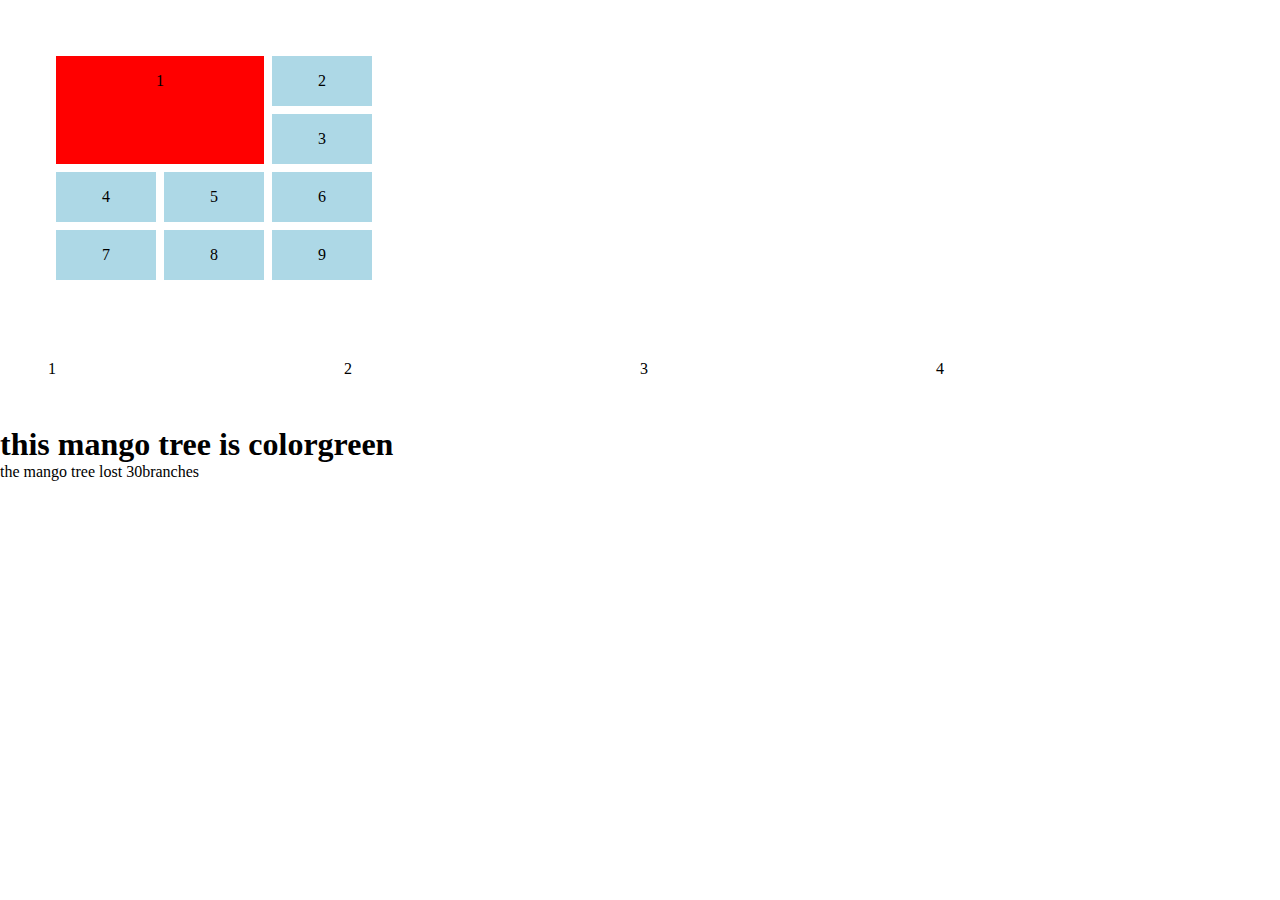
<file: class_two/html_css/index.html>
<!DOCTYPE html>
<html lang="en">
<head>
    <meta charset="UTF-8">
    <meta name="viewport" content="width=device-width, initial-scale=1.0">
    <link rel="stylesheet" href="./style.css">
    <link rel="stylesheet" href="https://cdn.jsdelivr.net/npm/bootstrap@5.3.2/dist/css/bootstrap.min.css" integrity="sha384-T3c6CoIi6uLrA9TneNEoa7RxnatzjcDSCmG1MXxSR1GAsXEV/Dwwykc2MPK8M2HN" crossorigin="anonymous">
    <title>Document</title>
</head>
<body>
    
   
<!--<div class="menu-toggle">
        <input type="checkbox" name="" id="toggle">
        <label for="toggle" class="menu_icon" >
            <span class="hamburger">

            </span>
        </label>
        <nav class="menu">
            <ul>
                <li><a href="#"></a>Home</li>
                <li><a href="#"></a>About</li>
                <li><a href="#"></a>Services</li>
                <li><a href="#"></a>Contact</li>
            </ul>
        </nav>
    </div>
    <div class="page-content">
        <h1>welcome to my website</h1>
        <p>Lorem ipsum dolor sit amet, consectetur adipisicing elit. Alias molestiae, magni dolore eaque sapiente velit sequi tempore. Nemo, commodi consectetur!</p>
    </div> -->


    <div class="clamp">
        <div class="clamp1">
            <p>1</p>
        </div>
    
        <div class="clamp2">
            <p>2</p>
        </div>
    
        <div class="clamp3">
            <p>3</p>
        </div>
        <div class="clamp4">
            <p>4</p>
        </div>
        <div class="clamp5">
            <p>5</p>
        </div>
        <div class="clamp6">
            <p>6</p>
        </div>
        <div class="clamp7">
            <p>7</p>
        </div>
        <div class="clamp8">
            <p>8</p>
        </div>
        <div class="clamp9">
            <p>9</p>
        </div>
    </div>


    <div class="daddygrid">
        <div class="babygrid">1</div>
        <div class="babygrid">2</div>
        <div class="babygrid">3</div>
        <div class="babygrid">4</div>
    </div>

    <h1 id="demo"></h1>
    <p class="lol"></p>

    <script src="./index.js"></script>
</body>
</html>
</file>
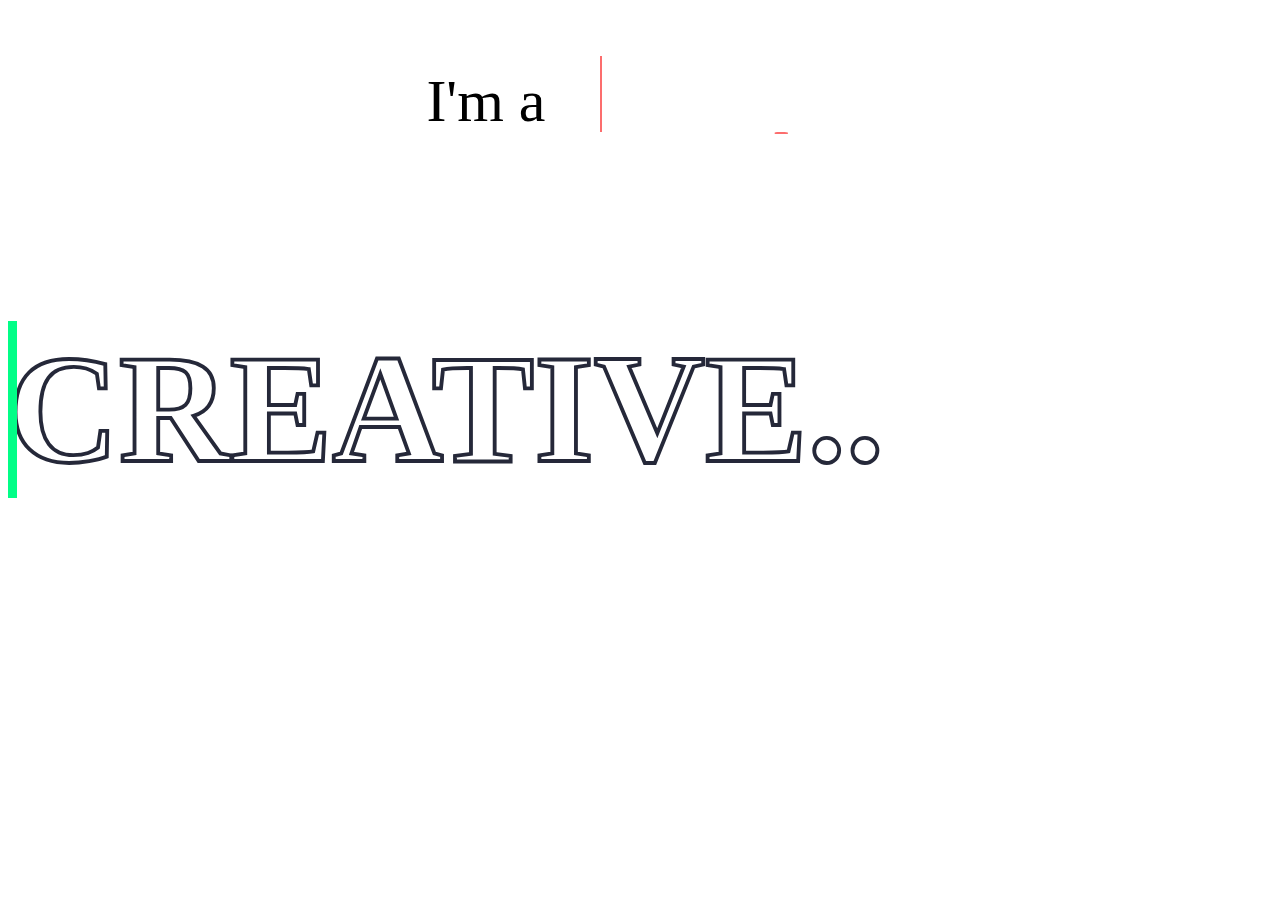
<file: components/i.html>
<!DOCTYPE html>
<html lang="en">
<head>
    <meta charset="UTF-8">
    <meta name="viewport" content="width=device-width, initial-scale=1.0">
    <title>Document</title>
    <link rel="stylesheet" href="./style.css">
</head>
<body>
    <div class="wrapper">
        <div class="static-txt">I'm a</div>
        <ul class="dynamic-txts">
            <li><span>Developer</span></li>
            <li><span>Designer</span></li>
            <li><span>Freelancer</span></li>
            <li><span>idris</span></li>
            <li><span>ope</span></li>
        </ul>
    </div>

    <h2 data-text="creative..">Creative..</h2>
</body>
</html>
</file>
<file: class_assignments/index.css>
.section1, .section2, .section3{
    background-color: black;
}

.section1{
    padding-left: 3rem;
    padding-top: 1rem;
    padding-bottom: 2rem;
    border: 5px solid red;
}

.section2{
    padding-left: 3rem;
    padding-top: 1rem;
    padding-bottom: 2rem;
    margin-top: 5rem;
    border: 5px solid green
}

.section3{
    padding-left: 3rem;
    padding-top: 1rem;
    padding-bottom: 2rem;
    margin-top: 5rem;
    border: 5px solid blue
}

.section4{
    background-image: linear-gradient(#000000b0, #000000be), url(./bird.jpg);
    background-position: center;
    background-size: cover;
    background-repeat: no-repeat;
    padding-left: 3rem;
    padding-top: 1rem;
    padding-bottom: 2rem;
    margin-top: 5rem;
    height: 200px;
}

p{
    color: white;
}
</file>
<file: class_one/project.css>
.row{
    max-width: 1000px;
    margin: 0 auto;
}

.nav-bar{
    display: flex;
    align-items: center;
    align-content: center;
    margin-left: 3rem;
    justify-content: space-between;
}

.nav{
    list-style: none;
    margin-right: 20rem;
    display: flex;
}

.nav li a{
    padding-left: 40px;
    cursor: pointer;
    color: white;
    text-decoration: none;
}

header{
    background-image:linear-gradient(rgba(0,0,0,0.5),rgba(0,0,0,0.5)), url(./images/3.jpg);
    background-size: cover;
    background-attachment: fixed;
    background-position: center;
    height: 100vh;
}
.hero-section{
    color: white;
    text-align: center;
}
.hero-section h1{
    text-transform: capitalize;
    font-size: 3.5rem;
    margin-top: 4.5rem;
}

.hero-section p{
    font-size: 1.5rem;
}

.order{
    display: inline-block;
    padding:  0.8rem;
    background-color: blue;
    text-decoration: none;
    border-radius: 1rem;
    width: 6rem;
    text-align: center;
    color: white;
    margin-top: 2rem;
}

.section1{
    text-align: center;
    padding-top: 3rem;
    background-color: #f3f3f3;
    padding-bottom: 4rem;
}

.table{
    display: flex;
    flex-direction: column;
    align-items: center;
}

caption{
    text-transform: capitalize;
    font-size: 2rem;
    margin-bottom: 1rem;
}

tr:last-child{
    background-color: aquamarine;
}

th,td{
    padding: 1rem;
    border-bottom: solid black 1px;
}

.about_us{
    text-align: center;
    margin-top: 3.5rem;
    margin-bottom: 1.5rem;
    font-size: 2rem;
}

.quotes{
    display: flex;
}

cite{
    display: inline-block;
    text-align: right;
}

.section3{
    background-color: #f3f3f3;
    text-align: center;
    padding-bottom: 3rem;
}

.section3 h2{
    padding-top: 2.5rem;
    margin-top: 3.5rem;
    font-size: 2rem;
    text-transform: capitalize;
}
</file>
<file: class_two/style.css>
form{
    margin-top: 4rem;
    margin-left: 5rem;
    margin-right: 10rem;
}

.input{
    width: 30%;
    display: inline-block;
    padding: 12px 20px;
    margin: 8px 0;
    border: 1px solid #ccc;
    border-radius: 4px;
}

.submit{
    width: 31%;
    background-color: blueviolet;
    color: #fff;
    border-radius: 4px;
    cursor: pointer;
}
</file>
<file: ecommerce-product-page-main/css/style.css>
*{
    margin: 0;
    padding: 0;
    box-sizing: border-box;
    font-family: "Kumbh Sans" sans-serif;
}

:root{
    --Orange: hsl(26, 100%, 55%);
    --PaleOrange: hsl(25, 100%, 94%);
    --VeryDarkBlue: hsl(220, 13%, 13%);
    --DarkGrayishBlue: hsl(219, 9%, 45%);
    --GrayishBlue: hsl(220, 14%, 75%);
    --LightGrayishBlue: hsl(223, 64%, 98%);
    --White: hsl(0, 0%, 100%);
    --Blackwith75opacityforlightboxbackground: hsl(0, 0%, 0%);
}



.logo{
    margin-left: 4rem;
    
}

.avatar{
    display: flex;
    align-items: center;
}

.profile{
    width: 50%;
    display: inline-block;
    margin-left: 0.5rem;
}

.hero{
    width: 100%;
}



.previous{
    background-color: var(--White);
    height: 2.5rem;
    width: 2.5rem;
    border-radius: 50%;
    position: absolute;
    left: 10px;
    top: 50%;
    transform: translateY(-50% );
}

.previous img{
    padding: 10px;
}

.next{
    background-color: var(--White);
    height: 2.5rem;
    width: 2.5rem;
    border-radius: 50%;
    position: absolute;
    right: 10px;
    top: 50%;
    transform: translateY(-50% );
}

.next img{
    padding-top: 10px;
    padding-bottom: 10px;
    padding-left: 14px;
    
}

.big{
    display: grid;
    grid-template-columns: 1fr;
}


.move{
    display: flex;
    justify-content: space-between;
}

.second{
    padding: 0 1.2rem;
}

.description h4{
    color: var(--Orange);
    margin-bottom: 1rem;
    margin-top: 1rem;
    letter-spacing: 0.2rem;
}

.description h1{
    letter-spacing: 0.1rem;
    margin-bottom: 1rem;
    word-spacing: 0.3rem;
}

.description p{
    line-height: 1.5rem;
    margin-bottom: 1rem;
}

.price{
    display: flex;
    align-items: center;
    justify-content: space-between;
    padding:1rem 0;
    margin-bottom: 0.5rem;
}

.price .discount{
    display: inline-block;
    padding: 0.5rem;
    color: var(--Orange);
    background-color: var(--PaleOrange);
    text-align: center;
    border-radius: 5px;
    margin-left: -7.5rem;
}

.price .slashed{
    color: var(--DarkGrayishBlue);
}


.quantity{
    background-color: var(--LightGrayishBlue);
    display: flex;
    align-items: center;
    justify-content: space-between;
    padding:1.5rem 2rem;
    border-radius: 10px;
    margin-bottom: 1rem;
}

.cta{
    background-color: var(--Orange);
    color: var(--White);
    display: flex;
    align-items: center;
    justify-content: space-around;
    padding:1rem 7rem;
    border-radius: 10px;
    box-shadow: 0px 5px 10px var(--Orange);
}

.cart img{
    margin-right: 0.5rem;
    
}

@media screen and (max-width:1400px) {
    

    .big{
        display: grid;
        grid-template-columns: 1fr 1fr;
        column-gap: 1rem;
        
    }

    .previous, .next{
        display: none;
    }
    
    .section1{
        grid-column: 1/2
    }

    .section2{
        grid-column: 2/3;
    }

   
}
</file>
<file: huddle-landing-page-with-curved-sections-master/css/style.css>
@import url('https://fonts.googleapis.com/css2?family=Inter:wght@100..900&family=Open+Sans:ital,wght@0,300..800;1,300..800&family=Poppins:ital,wght@0,100;0,200;0,300;0,400;0,500;0,600;0,700;0,800;0,900;1,100;1,200;1,300;1,400;1,500;1,600;1,700;1,800;1,900&display=swap');


*{
    padding: 0;
    margin: 0;
    box-sizing: border-box;
    font-family: "Poppins" sans-serif;
}

:root{
    --Pink: hsl(322, 100%, 66%);
    --LightPink: hsl(321, 100%, 78%);
    --LightRed: hsl(0, 100%, 63%);
    --VeryDarkCyan: hsl(192, 100%, 9%);
    --VeryPaleBlue: hsl(207, 100%, 98%);
    --Weights: 700;
}


h1, h2, h3, h4{
    font-weight: var(--Weights);
    font-family: "Poppins" sans-serif;
}

h2{
    font-size: 1.7rem;
}

p{
    font-family: "Open Sans" sans-serif;
    font-weight: 400;
    line-height: 1.6rem;
}

a{
    text-decoration: none;
}

.row{
    margin: 0 1.2rem;
}

.main_header .logo img{
    max-width: 50%;
}

.main_header{
    display: flex;
    justify-content: space-between;
    align-items: center;
    padding: 2rem 0rem;
}

.cta{
    margin-right: 0.5rem;
    page-break-inside: avoid;
}

.cta a{
    color: var(--Pink);
    padding: 0.3rem 1rem;
    border: 1px solid var(--Pink);
    border-radius: 50px;
    font-size: 11px;
}

.first{
    padding-top: 5rem;
    padding-left: 1rem;
    padding-right: 1rem;
    text-align: center;
}

.first h2{
    font-size: 1.6rem;
    margin-bottom: 2rem;
    font-weight: bold;
}

.sub_heading{
    display: inline-block;
    margin-top: 0.5rem;
}


.first p{
    margin-bottom: 2.5rem;
}

.first .callTo a{
    background-color: var(--Pink);
    padding: 0.7rem 2.5rem;
    color: var(--VeryPaleBlue);
    margin-bottom: 3rem;
    word-spacing: 2px;
    letter-spacing: 2px;
    box-shadow: 0px 1px 3px rgba(0, 0, 0, 0.232);
}

.second{
    margin-top: 6rem;
}

.screen{
    padding: 1rem;
}


.second .screen img{
    max-width: 100%;
}

.conversation{
    display: flex;
    flex-direction: column;
    justify-content: space-between;
    align-items: center;
    margin-top: 5rem;
}

.community div, .message div{
    text-align: center;
}


.community img, .message img{
    max-width: 20%;
}

.background{
    background-color: var(--VeryPaleBlue);
}

.community div h1, .message div h1{
    font-size: 4rem;
    font-weight: var(--Weights);
}


.community div p, .message div p{
    color: #c1c1c1;
}

.third, .fifth{
    display: flex;
    flex-direction: column;
    background-color: var(--VeryPaleBlue);
    margin-top: -1rem;
}

.third{
    padding-bottom: 5rem;
}

.fifth{
    padding-bottom: 7rem;
}

.bottom-mobile-2, .top-mobile-2,.footer-top-mobile,.section-top-mobile-1,.section-bottom-mobile-1{
    width: 100%;
}

.third div img, .fouth div img, .fifth div img{
    max-width: 100%;
}

.fouth{
    display: flex;
    flex-direction: column;
    margin-top: 4rem;
    padding: 5rem 0rem;
    margin-bottom: 4rem;
}

.YourUsers, .FlowingConversations, .growtogether{
    text-align: center;
    margin-top: 5rem;
}

.YourUsers h3, .FlowingConversations h3, .growtogether h3{
    margin-bottom: 1rem;
}

.last{
    text-align: center;
    margin: 1rem 0rem;
    padding-top: 7rem;
    padding-bottom: 10rem;
}

.last h2{
    margin-bottom: 2rem;
}

.last .cta a{
    background-color: var(--Pink);
    padding: 0.7rem 2.5rem;
    color: var(--VeryPaleBlue);
    margin-bottom: 3rem;
    word-spacing: 2px;
    letter-spacing: 2px;
    box-shadow: 0px 1px 3px rgba(0, 0, 0, 0.232);
}

footer{
    background-color: var(--VeryDarkCyan);
    color: #fff;
    padding: 4rem 0rem;
    margin-top: -1rem;
}

.mainfooter{
    margin: 0 1.2rem;
}

.newsletter{
    padding: 2rem 0rem;
}


.newsletter h3{
    text-transform: uppercase;
    margin-bottom: 1rem;
}

.newsletter p{
    letter-spacing: 1px;
    word-spacing: 0.5px;
    line-height: 1.5rem;
    text-rendering: optimizeLegibility;
    margin-bottom: 2rem;
}

.subscribe input{
    display: block;
    padding: 0.8rem;
    width: 100%;
    border-radius: 7px;
    margin-bottom: 1rem;
}

.subscribe a{
    text-decoration: none;
    padding: 1rem 2rem;
    color: #fff;
    background-color: var(--Pink);
    letter-spacing: 2px;
    border-radius: 10px;
    align-self: flex-end;
}

.subscribe{
    display: flex;
    flex-direction: column;
}

.contact{
    display: flex;
    flex-direction: column;
    justify-content: space-between;
    margin: 3rem 0rem;
}

.phone{
    margin-bottom: 1rem;
}

.phone, .email{
    display: flex;
}

.phone h4, .email h4{
    margin-left: 1.5rem;
}

.subfooter{
    margin-top: 3rem;
}

.subfooter p{
    margin-top: 1rem;
    letter-spacing: 1px;
    word-spacing: 1px;
    text-rendering: optimizeLegibility;
    line-height: 1.5rem;
}

.social_icon img{
    margin-right: .7rem;
}

.footerlogo{
    max-width: 50%;
}

@media screen and (min-width: 576px) {

    .first p{
        margin-bottom: 2.5rem;
        font-size: 1.3rem;
    }
    .FlowingConversations{
        text-align: center;
        margin-top: 5rem;
        
    }

    .growtogether, .YourUsers{
        text-align: center;
        margin-top: 5rem;

    }

    .growtogether p, .FlowingConversations p, .YourUsers p{
        font-size: 1.8rem;
        text-align: center;
        line-height: 2.2rem;
    }

    .growtogether h3, .FlowingConversations h3, .YourUsers h3{
        font-size: 2rem;
    }
    .newsletter h3{
        font-size: 1.8rem;
    }

    .newsletter p, .subfooter p{
        font-size: 1.4rem;
    }

}

@media screen and (min-width: 768px) {
    .row{
        margin: 0 4rem;
    }
    .conversation{
        display: flex;
        flex-direction: row;
        justify-content: space-around;
        align-items: center;
        margin-top: 5rem;
    }

    .third, .fifth{
        display: flex;
        flex-direction: row-reverse;
        align-items: center;
        margin-top: -1rem;
        padding: 0 4rem;
    }

    .fouth{
        display: flex;
        flex-direction: row;
        align-items: center;
        margin-top: 4rem;
        padding: 5rem 0rem;
        margin-bottom: 4rem;
    }

    .background{
        background-color: var(--VeryPaleBlue);
    }

    .mainfooter{
        display: flex;
        flex-direction: row-reverse;
        justify-content: space-evenly;
        align-items: center;
    }

    .newsletter p{
        letter-spacing: 1px;
        word-spacing: 0.5px;
        line-height: 1.5rem;
        text-rendering: optimizeLegibility;
        margin-bottom: 2rem;
        font-size: 1.2rem;
    }

    .subfooter{
        margin-right: 3rem;
    }

    .subfooter p{
        margin-top: 1rem;
        letter-spacing: 1px;
        word-spacing: 1px;
        text-rendering: optimizeLegibility;
        line-height: 1.5rem;
        font-size: 1.1rem;
    }

    .FlowingConversations{
        text-align: center;
        margin-top: 5rem;
        padding-left: 5rem;
    }

    .growtogether, .YourUsers{
        text-align: center;
        margin-top: 5rem;
        padding-right: 5rem;
    }

    .growtogether p, .FlowingConversations p, .YourUsers p{
        font-size: 1.3rem;
        text-align: start;

    }

    .growtogether h3, .FlowingConversations h3, .YourUsers h3{
        font-size: 2rem;
    }

    .callTo{
        margin-bottom: 2rem;
    }
    
    .first h2{
        font-size: 2.5rem;
        margin-bottom: 1.5rem;
        font-weight: bold;
    }

    .first p{
        margin-bottom: 2.5rem;
        font-size: 1.4rem;
        line-height: 2rem;
        padding: 1rem 1rem;
        margin-left: 6rem;
        margin-right: 6rem;
    }

    .cta a{
        color: var(--Pink);
        padding: 0.6rem 2rem;
        border: 1px solid var(--Pink);
        border-radius: 50px;
        font-size: 0.7rem;
    }
    .main_header .logo img{
        max-width: 70%;
    }

    .last h2{
        font-size: 2rem;
        margin-bottom: 3rem;
    }

    .last{
        text-align: center;
        margin: 1rem 0rem;
        padding-top: 4rem;
        padding-bottom: 12rem;
    }
}

@media screen and (min-width: 992px) {
    

    .row{
        margin: 0 4rem;
    }
    .conversation{
        display: flex;
        flex-direction: row;
        justify-content: space-around;
        align-items: center;
        margin-top: 5rem;
    }

    .third, .fifth{
        display: flex;
        flex-direction: row-reverse;
        align-items: center;
        margin-top: -1rem;
        padding: 0 4rem;
    }

    .fouth{
        display: flex;
        flex-direction: row;
        align-items: center;
        margin-top: 4rem;
        padding: 5rem 0rem;
        margin-bottom: 4rem;
    }

    .background{
        background-color: var(--VeryPaleBlue);
    }

    .mainfooter{
        display: flex;
        flex-direction: row-reverse;
        justify-content: space-evenly;
        align-items: center;
    }

    .newsletter p{
        letter-spacing: 1px;
        word-spacing: 0.5px;
        line-height: 1.5rem;
        text-rendering: optimizeLegibility;
        margin-bottom: 2rem;
        font-size: 1.2rem;
    }

    .subfooter{
        margin-right: 3rem;
    }

    .subfooter p{
        margin-top: 1rem;
        letter-spacing: 1px;
        word-spacing: 1px;
        text-rendering: optimizeLegibility;
        line-height: 1.5rem;
        font-size: 1.1rem;
    }

    .FlowingConversations{
        text-align: center;
        margin-top: 5rem;
        padding-left: 5rem;
    }

    .growtogether, .YourUsers{
        text-align: center;
        margin-top: 5rem;
        padding-right: 5rem;
    }

    .growtogether p, .FlowingConversations p, .YourUsers p{
        font-size: 1.3rem;
        text-align: start;

    }

    .growtogether h3, .FlowingConversations h3, .YourUsers h3{
        font-size: 2rem;
    }

    .callTo{
        margin-bottom: 2rem;
    }
    
    .first h2{
        font-size: 3rem;
        margin-bottom: 2rem;
        font-weight: bold;
    }

    .first p{
        margin-bottom: 2.5rem;
        font-size: 1.8rem;
        line-height: 2rem;
        padding: 1rem 1rem;
        margin-left: 6rem;
        margin-right: 6rem;
    }

    .cta a{
        color: var(--Pink);
        padding: 0.6rem 2rem;
        border: 1px solid var(--Pink);
        border-radius: 50px;
        font-size: 1rem;
    }
    .main_header .logo img{
        max-width: 100%;
    }

    .last h2{
        font-size: 2rem;
        margin-bottom: 3rem;
    }

    .last{
        text-align: center;
        margin: 1rem 0rem;
        padding-top: 4rem;
        padding-bottom: 12rem;
    }

}

 @media screen and (min-width: 1200px) {

    .row{
        margin: 0 4rem;
    }
    .conversation{
        display: flex;
        flex-direction: row;
        justify-content: space-around;
        align-items: center;
        margin-top: 5rem;
    }

    .third, .fifth{
        display: flex;
        flex-direction: row-reverse;
        align-items: center;
        margin-top: -1rem;
        padding: 0 4rem;
    }

    .fouth{
        display: flex;
        flex-direction: row;
        align-items: center;
        margin-top: 4rem;
        padding: 5rem 0rem;
        margin-bottom: 4rem;
    }

    .background{
        background-color: var(--VeryPaleBlue);
    }

    .mainfooter{
        display: flex;
        flex-direction: row-reverse;
        justify-content: space-evenly;
        align-items: center;
    }

    .newsletter p{
        letter-spacing: 1px;
        word-spacing: 0.5px;
        line-height: 1.5rem;
        text-rendering: optimizeLegibility;
        margin-bottom: 2rem;
        font-size: 1.2rem;
    }

    .subfooter{
        margin-right: 30rem;
    }

    .subfooter p{
        margin-top: 1rem;
        letter-spacing: 1px;
        word-spacing: 1px;
        text-rendering: optimizeLegibility;
        line-height: 1.5rem;
        font-size: 1.1rem;
    }

    .FlowingConversations{
        text-align: center;
        margin-top: 5rem;
        padding-left: 5rem;
    }

    .growtogether, .YourUsers{
        text-align: center;
        margin-top: 5rem;
        padding-right: 5rem;
    }

    .growtogether p, .FlowingConversations p, .YourUsers p{
        font-size: 1.5rem;
        text-align: start;

    }

    .growtogether h3, .FlowingConversations h3, .YourUsers h3{
        font-size: 2rem;
    }

    .callTo{
        margin-bottom: 2rem;
    }
    
    .first h2{
        font-size: 3rem;
        margin-bottom: 2rem;
        font-weight: bold;
    }

    .first p{
        margin-bottom: 2.5rem;
        font-size: 1.8rem;
        line-height: 2rem;
        padding: 1rem 10rem;
        margin-left: 6rem;
        margin-right: 6rem;
    }

    .cta a{
        color: var(--Pink);
        padding: 0.6rem 2rem;
        border: 1px solid var(--Pink);
        border-radius: 50px;
        font-size: 1rem;
    }
    .main_header .logo img{
        max-width: 100%;
    }

    .last h2{
        font-size: 2rem;
        margin-bottom: 3rem;
    }

    .last{
        text-align: center;
        margin: 1rem 0rem;
        padding-top: 4rem;
        padding-bottom: 12rem;
    }

 }


@media screen and (min-width: 1440px) {

    .row{
        margin: 0 4rem;
    }
    .conversation{
        display: flex;
        flex-direction: row;
        justify-content: space-around;
        align-items: center;
        margin-top: 5rem;
    }

    .third, .fifth{
        display: flex;
        flex-direction: row-reverse;
        align-items: center;
        margin-top: -1rem;
        padding: 0 4rem;
    }

    .fouth{
        display: flex;
        flex-direction: row;
        align-items: center;
        margin-top: 4rem;
        padding: 5rem 0rem;
        margin-bottom: 4rem;
    }

    .background{
        background-color: var(--VeryPaleBlue);
    }

    .mainfooter{
        display: flex;
        flex-direction: row-reverse;
        justify-content: space-evenly;
        align-items: center;
    }

    .newsletter p{
        letter-spacing: 1px;
        word-spacing: 0.5px;
        line-height: 1.5rem;
        text-rendering: optimizeLegibility;
        margin-bottom: 2rem;
        font-size: 1.2rem;
    }

    .subfooter{
        margin-right: 30rem;
    }

    .subfooter p{
        margin-top: 1rem;
        letter-spacing: 1px;
        word-spacing: 1px;
        text-rendering: optimizeLegibility;
        line-height: 1.5rem;
        font-size: 1.1rem;
    }

    .FlowingConversations{
        text-align: center;
        margin-top: 5rem;
        padding-left: 5rem;
    }

    .growtogether, .YourUsers{
        text-align: center;
        margin-top: 5rem;
        padding-right: 5rem;
    }

    .growtogether p, .FlowingConversations p, .YourUsers p{
        font-size: 1.5rem;
        text-align: start;

    }

    .growtogether h3, .FlowingConversations h3, .YourUsers h3{
        font-size: 2rem;
    }

    .callTo{
        margin-bottom: 2rem;
    }
    
    .first h2{
        font-size: 3rem;
        margin-bottom: 2rem;
        font-weight: bold;
    }

    .first p{
        margin-bottom: 2.5rem;
        font-size: 1.8rem;
        line-height: 2rem;
        padding: 1rem 10rem;
        margin-left: 6rem;
        margin-right: 6rem;
    }

    .cta a{
        color: var(--Pink);
        padding: 0.6rem 2rem;
        border: 1px solid var(--Pink);
        border-radius: 50px;
        font-size: 1rem;
    }
    .main_header .logo img{
        max-width: 100%;
    }

    .last h2{
        font-size: 2rem;
        margin-bottom: 3rem;
    }

    .last{
        text-align: center;
        margin: 1rem 0rem;
        padding-top: 4rem;
        padding-bottom: 12rem;
    }



}
</file>
<file: news-homepage-main/css/style.css>
@import url("https://fonts.googleapis.com/css2?family=Inter:wght@400;700;800&display=swap");

*{
    margin: 0;
    padding: 0;
    box-sizing: border-box;
    font-family: "Inter" sans-serif;
}

:root{
   --Soft_orange: hsl(35, 77%, 62%);
   --Soft_red: hsl(5, 85%, 63%);
   --Off_white: hsl(36, 100%, 99%);
   --Grayish_blue: hsl(233, 8%, 79%);
   --Dark_grayish_blue: hsl(236, 13%, 42%);
   --Very_dark_blue: hsl(240, 100%, 5%);
   --very_dark_blue_transparent: rgba(0, 0, 25, 0.442);
   --regular: 400;
   --bold: 700;
   --more_bold: 800;
}

#input{
    opacity: 0;
}

.main_wrapper{
    padding: 1rem;
}

.main_header{
    display: flex;
    align-items: center;
    justify-content: space-between;
    padding-top: 1rem;
    padding-bottom: 1rem;
    /*position: fixed;
    z-index: 1000;*/
}

.nav_bar{
    background-color: var(--very_dark_blue_transparent);
    display: none;
    position: absolute;
    top: 0;
    right: 0;
    left: 0;
    bottom: 0;
    transition: ease-in-out cubic-bezier(0.075, 0.82, 0.165, 1);
}

.nav_list{
    list-style: none;
    position: fixed;
    background-color: var(--Off_white);
    top: 0;
    left:25%;
    padding: 30% 2rem;
    height: 100%;
    width: 100%;
}

.navitems{
    text-decoration: none;
    display: block;
    color: var(--Very_dark_blue);
    font-weight: var(--regular);
    transition: ease-in-out 0.2s;
    padding: 1rem;
}

.navitems:hover{
    background-color: var(--Soft_red);
    color: var(--Off_white);
    transform: translate();
}


.menuContainer{
    display: block;
    width: 32px;
    margin-right: 0;
    margin-left: auto;
    position: relative;
}

.menuButton{
    position: absolute;
    z-index: 1000;
}

.hamburger, .hamburger::before, .hamburger::after{
    display: block;
    background-color: var(--Very_dark_blue);
    width: 2rem;
    position: absolute;
    z-index: 1000;
    height: 3px;
}

.hamburger::before{
    content: "";
    top: -6px;
}


.hamburger::after{
    content: "";
    top: 6px;
}

#input:checked{
    position: absolute;
    right: 1rem;
    z-index: 1000;
}



#input:checked ~ .menuContainer .hamburger{
    transform: rotate(0.625turn);
}

#input:checked ~ .menuContainer .hamburger::before{
    transform: rotate(90deg) translate(6px);
}

#input:checked ~ .menuContainer .hamburger::after{
    opacity: 0;
}
#input:checked + .nav_bar{
    transform: translate(0%);
    z-index: 500;
    display: flex;
    flex-direction: column;
    
}

.hero-section{
    display: grid;
    grid-template-columns: 1fr;
    
}


.section1{
    display: flex;
    flex-direction: column;
    justify-content: center;
}


.wrapper{
    display: flex;
    flex-direction: column;
}


img{
    max-width: 100%;
}

.web_3{
    display: none;
}

.main-text h1{
    font-size: 4rem;
    font-weight: var(--more_bold);
    margin-top: 0.5rem;
}

.subText p{
    font-size: 1rem;
    margin-top: 1rem;
    word-spacing: 1px;
    line-height: 1.5rem;
}

.text-link{
    margin-top: 1.5rem;
}

.subText .link{
    padding: 0.5rem 1.5rem;
    background-color: var(--Soft_red);
    text-decoration: none;
    font-size: 1rem;
    word-spacing: 0.2rem;
    letter-spacing: 0.1rem;
    color: var(--Off_white);
    text-rendering: optimizeLegibility;
}


.subText p{
    margin-bottom: 1.5rem;
}

.section2{
    margin-top: 4rem;
    background-color: var(--Very_dark_blue);
    color: var(--Off_white);
}

.wrapper2{
    display: flex;
    flex-direction: column;
    justify-content: center;
    padding: 1rem;
}

.features_head h2{
    color: var(--Soft_orange);
    font-weight: var(--bold);
    font-size: 2rem;
}

.features{
    padding: 0.5rem;
    margin-top: 1rem;
    margin-bottom: 1rem;
}

.features:nth-child(1){
    border-bottom: 1px solid var(--Off_white);
    padding-bottom: 1rem;
}

.features:nth-child(2){
    border-bottom: 1px solid var(--Off_white);
    padding-bottom: 2.5rem;
}

.features h4{
    margin-bottom: 0.5rem;
}

.features p{
    line-height: 1.5rem;
    font-size: 15px;
}


.about1, .about2, .about3{
    margin-bottom: 1rem;
    display: flex;
    justify-content: space-between;
}

.about1{
    margin-top: 3rem;
}

.web-2{
    max-width: 100%;
}

.info{
    display: flex;
    flex-direction: column;
    justify-content: space-between;
    margin-left: 1.5rem;
    margin-bottom: 1.5rem;
}

.info .num{
    color: var(--Dark_grayish_blue);
    font-weight: var(--bold);
    font-size: 1.5rem;
    margin-bottom: 0.5rem;
}

.info .title{
    margin-bottom: 0.5rem;
    font-weight: var(--more_bold);
    font-size: 1.2rem;
    color: var(--Very_dark_blue);
}

.info .message{
    line-height: 1.5rem;
    font-size: 15px;
}

.attribution{
    text-align: center;
}

.idris{
    text-decoration: none;
    color: var(--Very_dark_blue);
    text-transform: uppercase;
}

@media  screen and (min-width: 768px){

    .row{
        margin: 0 1rem;
    }

    .about1{
        margin-bottom: 1rem;
        display: flex;
        margin-top: 2rem;
        justify-content: start;
    }

    .about2{
        margin-bottom: 1rem;
        display: flex;
        margin-top: 2rem;
        justify-content: start;
    }

    .about3{
        margin-bottom: 1rem;
        display: flex;
        margin-top: 2rem;
        justify-content: start;
    }

    .info{
        display: flex;
        flex-direction: column;
        justify-content: space-between;
        margin-left: 1.5rem;
        margin-bottom: 1.5rem;
    }
    
    .info .num{
        color: var(--Dark_grayish_blue);
        font-weight: var(--bold);
        font-size: 1.85rem;
    }
    
    .info .title{
        font-weight: var(--more_bold);
        font-size: 2rem;
        color: var(--Very_dark_blue);
    }
    
    .info .message{
        line-height: 1.8rem;
        font-size: 2rem;
    }
}

@media  screen and (min-width: 992px){

    .row{
        margin: 0 1rem;
    }

    .main_header{
        display: flex;
        align-items: center;
        justify-content: space-between;
        padding-top: 1rem;
        padding-bottom: 1rem;
        position: relative;
        overflow: hidden;
    }

    .hamburger,.hamburger::after,.hamburger::before{
        display: none;
    }

    .nav_bar{
        display: block;
        background-color: transparent;
        position: absolute;
        margin-right: -120rem;
    }
    
    .nav_list{
        list-style: none;
        background-color: transparent;
        display: flex;
        position: absolute;
        top: 0;
        right: 0;
        padding: 0px;
        height: 0%;
        width: 0%;
        
    }
    
    .navitems{
        text-decoration: none;
        display: inline-block;
        color: var(--Very_dark_blue);
        font-weight: var(--regular);
        padding: 1rem;
        top: 0;
        margin-right: 2rem;
        overflow: hidden;
    }
    
    .navitems:hover{
        background-color: var(--Soft_red);
        color: var(--Off_white);
        transform: translate();
    }

    .web_3{
        display: block;
    }

    .web_2{
        display: none;
    }

    .hero-section{
        display: grid;
        grid-template-columns: 496px 496px ;
        grid-template-rows: 450px 250px 1fr ;
        column-gap: 1rem;
        row-gap: 1rem;
        overflow: hidden;
    }
    

    .hero-pics{
        grid-column: 1/3;
        grid-row: 1/2;
    }


    

    .section1{
        margin-right: 2rem;
        width: 65%;
    }

    

/* 
    .text{
        grid-column: 1/2;
        grid-row: 2/3;
        display: flex;
        align-items: center;
    } */


    .main-text{
        grid-column: 1/2;
        grid-row: 2/3;
    }

    .main-text h1{
        font-family: "Inter";
        font-weight: var(--more_bold);
        line-height: 4.5rem;
        font-size: 4rem;
        word-spacing: 1px;
    }

    .subText{
        grid-column: 2/3;
        grid-row: 2/3;
    }
    
    .subText p{
        line-height: 2rem;
        margin-bottom: 1rem;
        font-size: 1.3rem;
    }
    
    .subText .link{
        background-color: var(--Soft_red);
        padding: 0.7rem 2rem;
        color: #fff;
        letter-spacing:.3rem ;
        text-align: center;
        display: inline-block;
        margin-top: 1.2rem;
    }
    
    a{
        text-decoration: none;
        color:hsl(236, 13%, 42%);
        font-family: "Inter";
    }

    .section2{
        grid-column: 1/3;
        grid-row: 3/4;
        background-color: var(--Very_dark_blue);
        color: var(--Off_white);
        margin-top: 0rem;
    }
    
    .wrapper2{
        display: flex;
        flex-direction: column;
        padding: 1rem;
        margin-top: 1rem;
    }

    .features_head{
        margin-left: 1rem;
        margin-top: 2rem;
    }
    
    .features_head h2{
        color: var(--Soft_orange);
        font-weight: var(--bold);
        font-size: 3rem;
        font-family: "Inter" sans-serif;
    }
    
    .features{
        padding: 0.5rem;
        margin-top: 1rem;
        margin-bottom: 0.5rem;
    }
    
    .features:nth-child(1){
        border-bottom: 1px solid var(--Off_white);
        padding-bottom: 2.5rem;
    }
    
    .features:nth-child(2){
        border-bottom: 1px solid var(--Off_white);
        padding-bottom: 2.5rem;
    }

    .features h4{
        margin-bottom: 0.5rem;
        font-size: 1.5rem;
    }

    .features p{
        line-height: 1.7rem;
        font-size: 1.3rem;
    }
    .section3{
        margin-top: 4rem;
    }
    
    .wrapper3{
        display: flex;
        justify-content: space-between;
    }
    
    .about{
        display: flex;
        justify-content: space-between;
    }

    .about1{
        margin-bottom: 1rem;
        display: flex;
        justify-content: space-between;
        margin-top: 2rem;
    }

    .about2{
        margin-bottom: 1rem;
        display: flex;
        justify-content: space-between;
        margin-top: 2rem;
    }

    .about3{
        margin-bottom: 1rem;
        display: flex;
        justify-content: space-between;
        margin-top: 2rem;
    }
    
    .web-2{
        max-width: 100%;
    }
    
    .info{
        display: flex;
        flex-direction: column;
        justify-content: space-between;
        margin-left: 1.5rem;
        margin-bottom: 1.5rem;
    }
    
    .info .num{
        color: var(--Dark_grayish_blue);
        font-weight: var(--bold);
        font-size: 1.85rem;
    }
    
    .info .title{
        font-weight: var(--more_bold);
        font-size: 1.5rem;
        color: var(--Very_dark_blue);
    }
    
    .info .message{
        line-height: 1.8rem;
        font-size: 1.2rem;
    }
    

}

@media  screen and (min-width: 1200px){

    .row{
        margin: 0 1rem;
    }

    .main_header{
        display: flex;
        align-items: center;
        justify-content: space-between;
        padding-top: 1rem;
        padding-bottom: 1rem;
        position: relative;
        overflow: hidden;
    }

    .hamburger,.hamburger::after,.hamburger::before{
        display: none;
    }

    .nav_bar{
        display: block;
        background-color: transparent;
        position: absolute;
        margin-right: -120rem;
    }
    
    .nav_list{
        list-style: none;
        background-color: transparent;
        display: flex;
        position: absolute;
        top: 0;
        right: 0;
        padding: 0px;
        height: 0%;
        width: 0%;
        
    }
    
    .navitems{
        text-decoration: none;
        display: inline-block;
        color: var(--Very_dark_blue);
        font-weight: var(--regular);
        padding: 1rem;
        top: 0;
        margin-right: 2rem;
        overflow: hidden;
    }
    
    .navitems:hover{
        background-color: var(--Soft_red);
        color: var(--Off_white);
        transform: translate();
    }

    .web_3{
        display: block;
    }

    .web_2{
        display: none;
    }

    .hero-section{
        display: grid;
        grid-template-columns: 1fr 1fr 1fr;
        grid-template-rows: 330px 250px;
        column-gap: 1rem;
        row-gap: 1rem;
        overflow: hidden;
    }
    

    .hero-pics{
        grid-column: 1/3;
        grid-row: 1/2;
    }


    

    .section1{
        margin-right: 2rem;
        width: 65%;
    }

    

    .text{
        grid-column: 1/3;
        grid-row: 2/3;
        display: flex;
        align-items: center;
    }

    .main-text{
        grid-column: 1/2;
        grid-row: 2/3;
    }

    .main-text h1{
        font-family: "Inter";
        font-weight: var(--more_bold);
        line-height: 4.5rem;
        font-size: 4.6rem;
        word-spacing: 1px;
    }

    .subText{
        grid-column: 2/3;
        grid-row: 2/3;
    }
    
    .subText p{
        line-height: 2rem;
        margin-bottom: 1rem;
        font-size: 1.3rem;
    }
    
    .subText .link{
        background-color: var(--Soft_red);
        padding: 0.7rem 2rem;
        color: #fff;
        letter-spacing:.3rem ;
        text-align: center;
        display: inline-block;
        margin-top: 1.2rem;
    }
    
    a{
        text-decoration: none;
        color:hsl(236, 13%, 42%);
        font-family: "Inter";
    }

    .section2{
        grid-column: 3/4;
        grid-row: 1/3;
        background-color: var(--Very_dark_blue);
        color: var(--Off_white);
        margin-top: 0rem;
    }
    
    .wrapper2{
        display: flex;
        flex-direction: column;
        padding: 1rem;
        margin-top: 1rem;
    }

    .features_head{
        margin-left: 1rem;
        margin-top: 2rem;
    }
    
    .features_head h2{
        color: var(--Soft_orange);
        font-weight: var(--bold);
        font-size: 3rem;
        font-family: "Inter" sans-serif;
    }
    
    .features{
        padding: 0.5rem;
        margin-top: 1rem;
        margin-bottom: 0.5rem;
    }
    
    .features:nth-child(1){
        border-bottom: 1px solid var(--Off_white);
        padding-bottom: 2.5rem;
    }
    
    .features:nth-child(2){
        border-bottom: 1px solid var(--Off_white);
        padding-bottom: 2.5rem;
    }

    .features h4{
        margin-bottom: 0.5rem;
        font-size: 1.5rem;
    }

    .features p{
        line-height: 1.7rem;
        font-size: 1.3rem;
    }
    .section3{
        margin-top: 4rem;
    }
    
    .wrapper3{
        display: flex;
        justify-content: space-between;
    }
    
    .about{
        display: flex;
        justify-content: space-between;
    }
    
    .about1{
        margin-bottom: 1rem;
        display: flex;
        justify-content: space-between;
        margin-top: 2rem;
    }

    .about2{
        margin-bottom: 1rem;
        display: flex;
        justify-content: space-between;
        margin-top: 2rem;
    }

    .about3{
        margin-bottom: 1rem;
        display: flex;
        justify-content: space-between;
        margin-top: 2rem;
    }
    
    .web-2{
        max-width: 100%;
    }
    
    .info{
        display: flex;
        flex-direction: column;
        justify-content: space-between;
        margin-left: 1.5rem;
        margin-bottom: 1.5rem;
    }
    
    .info .num{
        color: var(--Dark_grayish_blue);
        font-weight: var(--bold);
        font-size: 1.85rem;
    }
    
    .info .title{
        font-weight: var(--more_bold);
        font-size: 1.5rem;
        color: var(--Very_dark_blue);
    }
    
    .info .message{
        line-height: 1.8rem;
        font-size: 1.2rem;
    }
    

}

@media screen and (min-width: 1440px){

    .row{
        margin: 0 1rem;
    }

    .main_header{
        display: flex;
        align-items: center;
        justify-content: space-between;
        padding-top: 1rem;
        padding-bottom: 1rem;
        position: relative;
        overflow: hidden;
    }

    .hamburger,.hamburger::after,.hamburger::before{
        display: none;
    }

    .nav_bar{
        display: block;
        background-color: transparent;
        position: absolute;
        margin-right: -120rem;
    }
    
    .nav_list{
        list-style: none;
        background-color: transparent;
        display: flex;
        position: absolute;
        top: 0;
        right: 0;
        padding: 0px;
        height: 0%;
        width: 0%;
        
    }
    
    .navitems{
        text-decoration: none;
        display: inline-block;
        color: var(--Very_dark_blue);
        font-weight: var(--regular);
        padding: 1rem;
        top: 0;
        margin-right: 2rem;
        overflow: hidden;
    }
    
    .navitems:hover{
        background-color: var(--Soft_red);
        color: var(--Off_white);
        transform: translate();
    }

    .web_3{
        display: block;
    }

    .web_2{
        display: none;
    }

    .hero-section{
        display: grid;
        grid-template-columns: 1fr 1fr 1fr;
        grid-template-rows: 380px 250px ;
        column-gap: 1rem;
        row-gap: 1rem;
        overflow: hidden;
    }
    

    .hero-pics{
        grid-column: 1/3;
        grid-row: 1/2;
    }


    

    .section1{
        margin-right: 2rem;
        width: 65%;
    }

    

    .text{
        grid-column: 1/3;
        grid-row: 2/3;
        display: flex;
        align-items: center;
    }

    .main-text{
        grid-column: 1/2;
        grid-row: 2/3;
    }

    .main-text h1{
        font-family: "Inter";
        font-weight: var(--more_bold);
        line-height: 4.5rem;
        font-size: 4.6rem;
        word-spacing: 1px;
    }

    .subText{
        grid-column: 2/3;
        grid-row: 2/3;
    }
    
    .subText p{
        line-height: 2rem;
        margin-bottom: 1rem;
        font-size: 1.3rem;
    }
    
    .subText .link{
        background-color: var(--Soft_red);
        padding: 0.7rem 2rem;
        color: #fff;
        letter-spacing:.3rem ;
        text-align: center;
        display: inline-block;
        margin-top: 1.2rem;
    }
    
    a{
        text-decoration: none;
        color:hsl(236, 13%, 42%);
        font-family: "Inter";
    }

    .section2{
        grid-column: 3/4;
        grid-row: 1/3;
        background-color: var(--Very_dark_blue);
        color: var(--Off_white);
        margin-top: 0rem;
    }
    
    .wrapper2{
        display: flex;
        flex-direction: column;
        padding: 1rem;
        margin-top: 1rem;
    }

    .features_head{
        margin-left: 1rem;
        margin-top: 2rem;
    }
    
    .features_head h2{
        color: var(--Soft_orange);
        font-weight: var(--bold);
        font-size: 3rem;
        font-family: "Inter" sans-serif;
    }
    
    .features{
        padding: 0.5rem;
        margin-top: 1rem;
        margin-bottom: 0.5rem;
    }
    
    .features:nth-child(1){
        border-bottom: 1px solid var(--Off_white);
        padding-bottom: 2.5rem;
    }
    
    .features:nth-child(2){
        border-bottom: 1px solid var(--Off_white);
        padding-bottom: 2.5rem;
    }

    .features h4{
        margin-bottom: 0.5rem;
        font-size: 1.5rem;
    }

    .features p{
        line-height: 1.7rem;
        font-size: 1.3rem;
    }
    .section3{
        margin-top: 4rem;
    }
    
    .wrapper3{
        display: flex;
        justify-content: space-between;
    }
    
    .about{
        display: flex;
        justify-content: space-between;
    }
    
    .about1{
        margin-bottom: 1rem;
        display: flex;
        justify-content: space-between;
        margin-top: 0rem;
        margin-top: 2rem;
    }

    .about2{
        margin-bottom: 1rem;
        display: flex;
        justify-content: space-between;
        margin-top: 2rem;
    }

    .about3{
        margin-bottom: 1rem;
        display: flex;
        justify-content: space-between;
        margin-top: 2rem;
    }
    
    .web-2{
        max-width: 100%;
    }
    
    .info{
        display: flex;
        flex-direction: column;
        justify-content: space-between;
        margin-left: 1.5rem;
        margin-bottom: 1.5rem;
    }
    
    .info .num{
        color: var(--Dark_grayish_blue);
        font-weight: var(--bold);
        font-size: 1.85rem;
    }
    
    .info .title{
        font-weight: var(--more_bold);
        font-size: 1.5rem;
        color: var(--Very_dark_blue);
    }
    
    .info .message{
        line-height: 1.8rem;
        font-size: 1.2rem;
    }
    
    
    
    
    
    


    
    















}   





/*  
@media only screen and (max-width: 1441px) {

.row{
    max-width: 1000px;
    margin: 0 auto;
}

.main_header{
    display: flex;
    justify-content: space-between;
    align-items: center;
    margin-top: 1.5rem;
}

.nav_bar{
    margin-left: 6rem;
}

.menuContainer{
    display: none;
}

#input{
    display: none;
}

li{
    list-style: none;
    text-decoration: none;
    display: inline-block;
    margin-left: 3rem;
}

.hero-section{
    display: flex;
    justify-content: space-between;
    margin-top: 2rem;
    margin-bottom: 3rem;
}

.web_2{
    display: none;
}

.web_3{
    max-width: 100%;
}

p{
    font-size: 15px;
    
}

.section1{
    margin-right: 2rem;
}
.text{
    margin-top: 1rem;
    display: flex;
    justify-content: space-between;
    padding: 0.5rem;
}


/*.main-text{
    margin-right: 2rem;
}


.main-text h1{
    font-family: "Inter";
    font-weight: var(--more_bold);
    line-height: 2.2rem;
}

.subText p{
    line-height: 1rem;
    padding-left: 3rem;
    padding-right: 1rem;
    padding-bottom: 1rem;
    margin-bottom: 1rem;
}

.link{
    background-color: var(--Soft_red);
    padding: 0.7rem 2rem;
    color: #fff;
    letter-spacing:.3rem ;
    margin-left: 3rem;
    text-align: center;
}

a{
    text-decoration: none;
    color:hsl(236, 13%, 42%);
    font-family: "Inter";
}

.section2{
    background-color: var(--Very_dark_blue);
    color: var(--Off_white);
}

.wrapper2{
    display: flex;
    flex-direction: column;
    justify-content: center;
    padding: 1rem;
}

.features_head{
    color: var(--Soft_orange);
    font-weight: var(--bold);
    font-size: 2rem;
    font-family: "Inter" sans-serif;
}

.features{
    padding: 0.5rem;
    margin-top: 1rem;
    margin-bottom: 0.5rem;
}

.features:nth-child(-n+3){
    border-bottom: 1px solid var(--Off_white);
    padding-bottom: 1rem;
}

.features h4{
    margin-bottom: 0.5rem;
}

.section3{
    margin-top: 4rem;
}

.wrapper3{
    display: flex;
    justify-content: space-between;
}


.about{
    margin-bottom: 1rem;
    display: flex;
    justify-content: space-between;
}

.web-2{
    max-width: 100%;
}

.info{
    display: flex;
    flex-direction: column;
    justify-content: space-between;
    margin-left: 1.5rem;
    margin-bottom: 1.5rem;
}

.info .num{
    color: var(--Dark_grayish_blue);
    font-weight: var(--bold);
    font-size: 1.85rem;
    margin-bottom: 0.5rem;
}

.info .title{
    margin-bottom: 0.5rem;
    font-weight: var(--more_bold);
    font-size: 1.2rem;
    color: var(--Very_dark_blue);
}

.info .message{
    line-height: 1rem;
    font-size: 15px;
}


/* old 



.hero2 h2{
    color: hsl(35, 77%, 62%);
    font-size: 2rem;
}

.web-3{
    width: 100%;
}

.content{
    margin-top: 0.5rem;
    display: flex;
    align-items: center;
    justify-content: space-between;
}

.theme h2{
    font-family: "Inter";
    font-size: 35px;
    font-weight: 900;
}

.theme-content{
    margin-left: 9rem;
}

.button{
    margin-top: 1rem;
    display: inline-block;
    padding-top: 8px;
    padding-bottom: 8px;
    padding-left: 20px;
    padding-right:20px;
    color: #fff;
    background-color:  hsl(5, 85%, 63%);
}

.hero2{
    padding: 1rem 2.5rem;
    margin-left: 3rem;
    color: #fff;
    background-color:hsl(240, 100%, 5%);
    justify-content: center;
}

.features:nth-child(-n+3){
    border-bottom: 1.5px solid #fff;
}

.new-section{
    display: flex;
    justify-content: space-between;
    margin-top: 4rem;
    overflow: hidden;
}

.about{
    display: flex;
}

.web-2{
    width: 100%;
}

.info{
    padding-left: 1rem;
    padding-right: 1rem;
}

.info h2{
    color:hsl(233, 8%, 79%); 
    margin-top: -0.2rem;
    font-size: 2rem;
    font-family: "Inter";
}

.info h4{
    color: hsl(240, 100%, 5%);
    margin-top: -0.2rem;
    font-family: "Inter";
}

.attribution {
    font-size: 11px;
    text-align: center;
    margin-top: 1rem;
  }

  .attribution a {
    color: hsl(228, 45%, 44%);
  }

}

*/

/*.navigation{
    padding-right: 20rem;
}*/
</file>
<file: social-media-dashboard-with-theme-switcher-master/css/style.css>
@import url('https://fonts.googleapis.com/css2?family=Inter:wght@100..900&display=swap');


*{
    margin: 0;
    padding: 0;
    box-sizing: border-box;
    font-family: 'Inter', sans-serif;
}

.row{
    margin: 1rem 1rem;
    
}


:root{
    --LimeGreen: hsl(163, 72%, 41%);
    --BrightRed: hsl(356, 69%, 56%);
    --Facebook: hsl(208, 92%, 53%);
    --Twitter: hsl(203, 89%, 53%);
    --Instagram: linear-gradient(to right, hsl(37, 97%, 70%) , hsl(329, 70%, 58%));
    --YouTube: hsl(348, 97%, 39%);
    --VeryDarkBlueBG: hsl(230, 17%, 14%);
    --VeryDarkBlueToBGPattern: hsl(232, 19%, 15%);
    --DarkDesaturatedBlueCardBG: hsl(228, 28%, 20%);
    --DesaturatedBlueText: hsl(228, 34%, 66%);
    --WhiteText: hsl(0, 0%, 100%);
    --WhiteBG: hsl(0, 0%, 100%);
    --VeryPaleBlueTopBGPattern: hsl(225, 100%, 98%);
    --LightGrayishBlueCardBG: hsl(227, 47%, 96%);
    --DarkGrayishBlueText: hsl(228, 12%, 44%);
    --VeryDarkBlueText: hsl(230, 17%, 14%);
    --Toggle: linear-gradient( hsl(210, 78%, 56%) to hsl(146, 68%, 55%));
    --Toggle: hsl(230, 22%, 74%)
}

body{
    background-color: var(--VeryDarkBlueBG);
}

.main_header{
    
    margin-left: 1rem;
    color: var(--WhiteText);
    margin-top: 3rem;
}

.main_header h4{
    color: var(--DesaturatedBlueText);
    border-bottom: 1px solid var(--DesaturatedBlueText);
    padding-bottom: 2rem;
}


/* .upper{ */
    /* display: grid; */
    /* grid-template-columns: repeat(autofit, min-max(200px,1fr)) */
/* } */

.first::before{
    content: "";
    display: block;
    position: absolute;
    width: 100%;
    z-index: 2;
    top: 1px;
    height: 4px;
    border-radius: 8px 8px 0 0;
    background-color: var(--Facebook); 
}

.second::before{
    content: "";
    display: block;
    position: absolute;
    width: 100%;
    z-index: 2;
    top: 1px;
    height: 4px;
    border-radius: 8px 8px 0 0;
    background-color: var(--Twitter);
}

.third::before{
    content: "";
    display: block;
    position: absolute;
    width: 100%;
    z-index: 2;
    top: 1px;
    height: 4px;
    border-radius: 8px 8px 0 0;
    background: var(--Instagram);
}

.fouth::before{
    content: "";
    display: block;
    position: absolute;
    width: 100%;
    z-index: 2;
    top: 1px;
    height: 4px;
    border-radius: 8px 8px 0 0;
    background-color: var(--YouTube);
}

.mode{
    margin-top: 1rem;
    margin-bottom: 2rem;
    color: var(--DesaturatedBlueText);
    display: flex;
    justify-content: space-between;
}

.switch{
    position: relative;
    display: inline-block;
    width: 38px;
    height: 21px;
}

img{
    max-width:100%;
}

 .switch input{
    opacity: 0;
    width: 0;
    height: 0;
} 

.slider{
    position: absolute;
    cursor: pointer;
    top: 0;
    left: 0;
    right: 0;
    bottom: 0;
    background-color: var(--Twitter);
    transition: .4s;
    border-radius: 34px;
}

.slider:before{
    position: absolute;
    content: "";
    height: 14px;
    width: 14px;
    bottom: 4px;
    left: 4px;
    background-color: var(--VeryDarkBlueToBGPattern);
    transition: .4s;
    border-radius: 50%;
}

input:checked + .slider{
    background-color: var(--WhiteBG);
}

input:focus + .slider{
    box-shadow: 0 0 1px var(--BrightRed);
}

input:checked + .slider:before{
    -webkit-transform: translateX(26px);
    -ms-transform: translateX(26px);
    transform: translateX(16px);
}


.card{
     display: grid; 
     grid-template-columns: repeat(auto-fit, minmax(200px,1fr));  
     padding-top: 2rem; 
     gap: 3rem; 
     text-align: center; 
}

.card2{
    display: grid; 
    grid-template-columns: repeat(auto-fit, minmax(200px,1fr));  
    padding-top: 0.5rem; 
    gap: 3rem; 
    text-align: center; 
}

.socials{
    margin-top: 2px;
    position: relative;
    height: 12rem;
    padding-top: 12rem;
    border-radius: 3px;
    padding-block: 1rem;
    background-color: var(--DarkDesaturatedBlueCardBG);
}

.wo{
    display: flex;
    justify-content: center;
    margin-top: 1rem;
    margin-bottom: 1rem;
}

.wo p{
    margin-left: 0.4rem;
}

.mo{
    display: flex;
    align-items: center;
    justify-content: center;
}

.mo img{
    max-width: 100%;
}

.socials::before{
    content: "";
    display: block;
    position: absolute;
    width: 100%;
    z-index: 2;
    top: 1px;
    height: 4px;
    border-radius: 8px 8px 0 0;
    background-color: var();
}


/* .lower{
    display: flex;
    flex-direction: column;
    justify-content: space-between; */

.sub_heading{
    color: var(--WhiteText);
    margin-top: 3.5rem;
}

.sub_socials{
    display: flex;
    justify-content: space-between;
    flex-direction: column;
    padding: 1.5rem 1rem;
    background-color: var(--DarkDesaturatedBlueCardBG);
    margin-bottom: 1.5rem;
    border-radius: 5px;
}

.info{
    display: flex;
    justify-content: space-between;
    margin-bottom: 1.5rem;
}

.info p{
    color: var(--DesaturatedBlueText);
}


.rating{
    display: flex;
    justify-content: space-between;
    text-align: center;
}

.rating h3{
    color: var(--WhiteText);
}

.up{
    color: var(--LimeGreen);
}

.down{
    color: var(--BrightRed);
}

.indicator{
    display: flex;
    align-items: center;
}

.follower{
    margin-bottom: 1rem;
}

.follower h1{
    color: var(--WhiteText);
}

.follower h5{
    color: var(--DesaturatedBlueText);
}

.socials_heading{
    color: var(--DesaturatedBlueText);
}
</file>
<file: class_assignments/class_work/style.css>
.heading::before{
    content: "";
    background-color: black;
    height: 3px;
    width: 100px;
    text-align: center;
    margin: 0 auto;
    margin-bottom: 30px;
    display: block;
}

.heading::after{
    content: "";
    background-color: black;
    height: 3px;
    width: 100px;
    text-align: center;
    margin: 0 auto;
    margin-top: 30px;
    display: block;
}

.heading{
    position: absolute;
}


.rounded1{
    margin-top: 4rem;
    margin-left: 4rem;
    margin-right:4rem ;
    padding: 5rem 2rem;
    border: 1px solid purple;
    border-radius: 10px;
    background-color: purple;
}


.rounded2{
    margin-top: 4rem;
    margin-left: 4rem;
    margin-right:4rem ;
    padding: 5rem 2rem;
    border: 1px solid green;
    background-color: green;
    border-bottom-left-radius: 10px;
    border-bottom-right-radius: 10px;
    margin-bottom: 3rem;
}
</file>
<file: class_two/html_css/style.css>
/* *{
    margin: 0;
    padding: 0;
    box-sizing: border-box;
}

body{
    font-family: Arial, Helvetica, sans-serif;
}

.menu-toggle{
    position: fixed;
    top: 0;
    left: 0;
    z-index: 2;
}

#toggle{
    position: absolute;
    top: 0.5rem;
    left: 0.5rem;
    width: 60px;
    height: 60px;
    border-radius: 50%;
    opacity: 0;
    z-index: 3;
    cursor: pointer;
}

.menu_icon{
    position: absolute;
    top: 0.5rem;
    left: 0.5rem;
    width: 60px;
    height: 60px;
    border-radius: 50%;
    border-color: #111;
    display: flex;
    justify-content: center;
    align-items: center;
}

.menu_icon .hamburger{
    position: absolute;
    width: 50px;
    height: 3px;
    border-radius: 1.5px;
    background-color: #fff44f;
}

.menu_icon .hamburger::before, .menu_icon .hamburger::after{
    content: "";
    position: absolute;
    width: 100%;
    height: 3px;
    border-radius: 1.5px;
    background-color: #fff44f;

}
.menu_icon .hamburger::before{
    top: -10px;
}

 .menu_icon .hamburger::after{
    top: 10px;
 }

#toggle:checked + .menu_icon .hamburger{
    transform: rotate(135deg);
} 

#toggle:checked :hover + .menu_icon .hamburger{
    transform: rotate(225deg);
}

#toggle:checked + .menu_icon .hamburger::after, #toggle:checked + .menu_icon .hamburger::before{
    transform: rotate(90deg);
    top: 0;
}

#toggle:checked ~ .menu{
    visibility: visible;
}


#toggle:checked ~ .menu div{
    transform: translateX(-50%) translateY(-50%);
}

#toggle:checked ~ .menu div div{
    opacity: 1;
}

.menu{
    position: absolute;
    top: 0;
    left: 0;
    width: 100vw;
    height: 100vh;
    transition: .6s;
    background-color: #11111145;
    display: none;
}


.menu div{
    position: absolute;
    width: 1600px;
    height: 1600px;
    border-radius: 50%;
    top: 50%;
    left: 50%;
    transform: translateX(-150%) translateY(-50%);
    background-color: rgba(0, 0, 0, 0.9%);
    transition: .6s;
    display: flex;
    justify-content: center;
    align-items: center;
}

.menu div div{
    max-width: 90vw;
    max-height: 100vh;
    display: flex;
    justify-content: center;
    align-items: center;
    text-align: center;
}
 
.menu div div ul{
    background-color: #fff;
}


.menu  ul li{
    list-style: none;
}

.menu div div ul li a{
    text-decoration: none;
    margin: .5rem;
    display: inline-block;
    font-size: 1.2rem;
    text-transform: uppercase;
    color: #fff;
    transition: .3s;

}


 */
 *{
    margin: 0;
    padding: 0;
    box-sizing: border-box;
}


.clamp{
    text-align: center;
    margin: 1.5rem;
    display: grid;
    grid-template-columns: 1fr;
    row-gap: 0.5rem;
}

.clamp > div{
    padding: 1rem;
    background-color: lightblue;
}


@media screen and (min-width:768px) {
    .clamp{
        padding: 2rem;
        text-align: center;
        display: grid;
        grid-template-columns: 100px 100px 100px;
        grid-template-rows: 1fr 1fr 1fr;
        column-gap: 0.5rem;
     }

    .clamp > div:nth-child(1) {
        grid-column: 1/4;
        background-color: red;
    }
}

@media screen and (min-width: 1200px) {
    .clamp{
        padding: 2rem;
        text-align: center;
        display: grid;
        grid-template-columns: 100px 100px 100px;
        grid-template-rows: 1fr 1fr 1fr;
        column-gap: 0.5rem;
     }

    .clamp > div:nth-child(1) {
        grid-column: 1/3;
        grid-row: 1/3;
        background-color: red;
    }
}

.daddygrid{
    display: grid;
    grid-template-areas: "myarea myarea . .";
    margin: 3rem;
}

.babygrid{
    grid-area: "myarea";
}
</file>
<file: components/style.css>
/* GENERAL ELEMENTS */
.section {
  padding: 15rem 3rem;
  border-top: 1px solid #ddd;

  transition: transform 1s, opacity 1s;
}

.section--hidden {
  opacity: 0;
  transform: translateY(8rem);
}



.btn {
  display: inline-block;
  background-color: var(--color-primary);
  font-size: 1.6rem;
  font-family: inherit;
  font-weight: 500;
  border: none;
  padding: 1.25rem 4.5rem;
  border-radius: 10rem;
  cursor: pointer;
  transition: all 0.3s;
}

.btn:hover {
  background-color: var(--color-primary-darker);
}

.btn--text {
  display: inline-block;
  background: none;
  font-size: 1.7rem;
  font-family: inherit;
  font-weight: 500;
  color: var(--color-primary);
  border: none;
  border-bottom: 1px solid currentColor;
  padding-bottom: 2px;
  cursor: pointer;
  transition: all 0.3s;
}

p {
  color: #666;
}

/* NAVIGATION */
.nav {
  display: flex;
  justify-content: space-between;
  align-items: center;
  height: 9rem;
  width: 100%;
  padding: 0 6rem;
  z-index: 100;
}

/* nav and stickly class at the same time */
.nav.sticky {
  position: fixed;
  background-color: rgba(255, 255, 255, 0.95);
}

.nav__logo {
  height: 4.5rem;
  transition: all 0.3s;
}

.nav__links {
  display: flex;
  align-items: center;
  list-style: none;
}

.nav__item {
  margin-left: 4rem;
}

.nav__link:link,
.nav__link:visited {
  font-size: 1.7rem;
  font-weight: 400;
  color: inherit;
  text-decoration: none;
  display: block;
  transition: all 0.3s;
}

.nav__link--btn:link,
.nav__link--btn:visited {
  padding: 0.8rem 2.5rem;
  border-radius: 3rem;
  background-color: var(--color-primary);
  color: #222;
}

.nav__link--btn:hover,
.nav__link--btn:active {
  color: inherit;
  background-color: var(--color-primary-darker);
  color: #333;
}

.features__icon svg {
  height: 2.5rem;
  width: 2.5rem;
  fill: var(--color-primary);
}


/* MODAL WINDOW */
.modal {
  position: fixed;
  top: 50%;
  left: 50%;
  transform: translate(-50%, -50%);
  max-width: 60rem;
  background-color: #f3f3f3;
  padding: 5rem 6rem;
  box-shadow: 0 4rem 6rem rgba(0, 0, 0, 0.3);
  z-index: 1000;
  transition: all 0.5s;
}

.overlay {
  position: fixed;
  top: 0;
  left: 0;
  width: 100%;
  height: 100%;
  background-color: rgba(0, 0, 0, 0.5);
  backdrop-filter: blur(4px);
  z-index: 100;
  transition: all 0.5s;
}

.modal__header {
  font-size: 3.25rem;
  margin-bottom: 4.5rem;
  line-height: 1.5;
}

.modal__form {
  margin: 0 3rem;
  display: grid;
  grid-template-columns: 1fr 2fr;
  align-items: center;
  gap: 2.5rem;
}

.modal__form label {
  font-size: 1.7rem;
  font-weight: 500;
}

.modal__form input {
  font-size: 1.7rem;
  padding: 1rem 1.5rem;
  border: 1px solid #ddd;
  border-radius: 0.5rem;
}

.modal__form button {
  grid-column: 1 / span 2;
  justify-self: center;
  margin-top: 1rem;
}

.btn--close-modal {
  font-family: inherit;
  color: inherit;
  position: absolute;
  top: 0.5rem;
  right: 2rem;
  font-size: 4rem;
  cursor: pointer;
  border: none;
  background: none;
}

.hidden {
  visibility: hidden;
  opacity: 0;
}


/* SLIDER */
.slider {
  max-width: 100rem;
  height: 50rem;
  margin: 0 auto;
  position: relative;

  /* IN THE END */
  overflow: hidden;
}

.slide {
  position: absolute;
  top: 0;
  width: 100%;
  height: 50rem;

  display: flex;
  align-items: center;
  justify-content: center;

  /* THIS creates the animation! */
  transition: transform 1s;
}

.slide > img {
  /* Only for images that have different size than slide */
  width: 100%;
  height: 100%;
  object-fit: cover;
}

.slider__btn {
  position: absolute;
  top: 50%;
  z-index: 10;

  border: none;
  background: rgba(255, 255, 255, 0.7);
  font-family: inherit;
  color: #333;
  border-radius: 50%;
  height: 5.5rem;
  width: 5.5rem;
  font-size: 3.25rem;
  cursor: pointer;
}

.slider__btn--left {
  left: 6%;
  transform: translate(-50%, -50%);
}

.slider__btn--right {
  right: 6%;
  transform: translate(50%, -50%);
}

.dots {
  position: absolute;
  bottom: 5%;
  left: 50%;
  transform: translateX(-50%);
  display: flex;
}

.dots__dot {
  border: none;
  background-color: #b9b9b9;
  opacity: 0.7;
  height: 1rem;
  width: 1rem;
  border-radius: 50%;
  margin-right: 1.75rem;
  cursor: pointer;
  transition: all 0.5s;

  /* Only necessary when overlying images */
  /* box-shadow: 0 0.6rem 1.5rem rgba(0, 0, 0, 0.7); */
}

.dots__dot:last-child {
  margin: 0;
}

.dots__dot--active {
  /* background-color: #fff; */
  background-color: #888;
  opacity: 1;
}

/* TESTIMONIALS */
.testimonial {
  width: 65%;
  position: relative;
}

.testimonial::before {
  content: '\201C';
  position: absolute;
  top: -5.7rem;
  left: -6.8rem;
  line-height: 1;
  font-size: 20rem;
  font-family: inherit;
  color: var(--color-primary);
  z-index: -1;
}

.testimonial__header {
  font-size: 2.25rem;
  font-weight: 500;
  margin-bottom: 1.5rem;
}

.testimonial__text {
  font-size: 1.7rem;
  margin-bottom: 3.5rem;
  color: #666;
}

.testimonial__author {
  margin-left: 3rem;
  font-style: normal;

  display: grid;
  grid-template-columns: 6.5rem 1fr;
  column-gap: 2rem;
}

.testimonial__photo {
  grid-row: 1 / span 2;
  width: 6.5rem;
  border-radius: 50%;
}

.testimonial__name {
  font-size: 1.7rem;
  font-weight: 500;
  align-self: end;
  margin: 0;
}

.testimonial__location {
  font-size: 1.5rem;
}

.section__title--testimonials {
  margin-bottom: 4rem;
}

/* SIGNUP */
.section--sign-up {
  background-color: #37383d;
  border-top: none;
  border-bottom: 1px solid #444;
  text-align: center;
  padding: 10rem 3rem;
}

.section--sign-up .section__header {
  color: #fff;
  text-align: center;
}

.section--sign-up .section__title {
  margin-bottom: 6rem;
}

.section--sign-up .btn {
  font-size: 1.9rem;
  padding: 2rem 5rem;
}

/* FOOTER */
.footer {
  padding: 10rem 3rem;
  background-color: #37383d;
}

.footer__nav {
  list-style: none;
  display: flex;
  justify-content: center;
  margin-bottom: 5rem;
}

.footer__item {
  margin-right: 4rem;
}

.footer__link {
  font-size: 1.6rem;
  color: #eee;
  text-decoration: none;
}

.footer__logo {
  height: 5rem;
  display: block;
  margin: 0 auto;
  margin-bottom: 5rem;
}

.footer__copyright {
  font-size: 1.4rem;
  color: #aaa;
  text-align: center;
}

.footer__copyright .footer__link {
  font-size: 1.4rem;
}


/* COOKIE MESSAGE */
.cookie-message {
  display: flex;
  align-items: center;
  justify-content: space-evenly;
  width: 100%;
  background-color: white;
  color: #bbb;
  font-size: 1.5rem;
  font-weight: 400;
}


/* ANIMATION TYPING */


.wrapper{
  display: flex;
  align-items: center;
  justify-content: center;
}

.wrapper .static-txt{
  color: black;
  font-size: 60px;
  font-weight: 400;
}

.wrapper .dynamic-txts{
  margin-left: 15px;
  height: 90px;
  line-height: 90px;
  overflow: hidden;
  font-size: 3rem;
}

.dynamic-txts li{
  color: #fc6d6d;
  list-style: none;
  font-size: 60px;
  font-weight: 500;
  position: relative;
  top: 0;
  animation: slide 7s steps(6) infinite; /* steps will be the number of words*/
}

@keyframes slide{
  100%{
    top: -360px;
  }
}

.dynamic-txts li span{
  position: relative;
  padding: 5px 0px;
  height: 2rem;

}

.dynamic-txts li span::after{
  content: "";
  position: absolute;
  left: 0;
  background: #fff;
  height: 100%;
  width: 100%;
  border-left: 2px solid #fc6d6d;
  animation:  2s steps(10) infinite; /* steps will be larger with word length*/
}

 @keyframes typing{
  100%{
    left: 100%;
    margin: 0 -35px 0 35px ;
  }
} 

/* Better One*/
h2{
  position: relative;
  font-size: 12vw;
  color: #fff;
  -webkit-text-stroke: 0.3vw #252839;
  text-transform: uppercase;
  margin-right: 27rem;
}

h2::before{
  content: attr(data-text);
  position: absolute;
  top: 0;
  left: 0;
  width: 0;
  height: 100%;
  color: #01fe87;
  -webkit-text-stroke: 0.3vw #252839;
  border-right:9px solid #01fe87;
  overflow: hidden;
  animation: animate 6s linear infinite;
}

@keyframes animate{
  0%,10%{
    width: 0;
  }
  70%,90%{
    width: 100%;
  }
}
</file>
